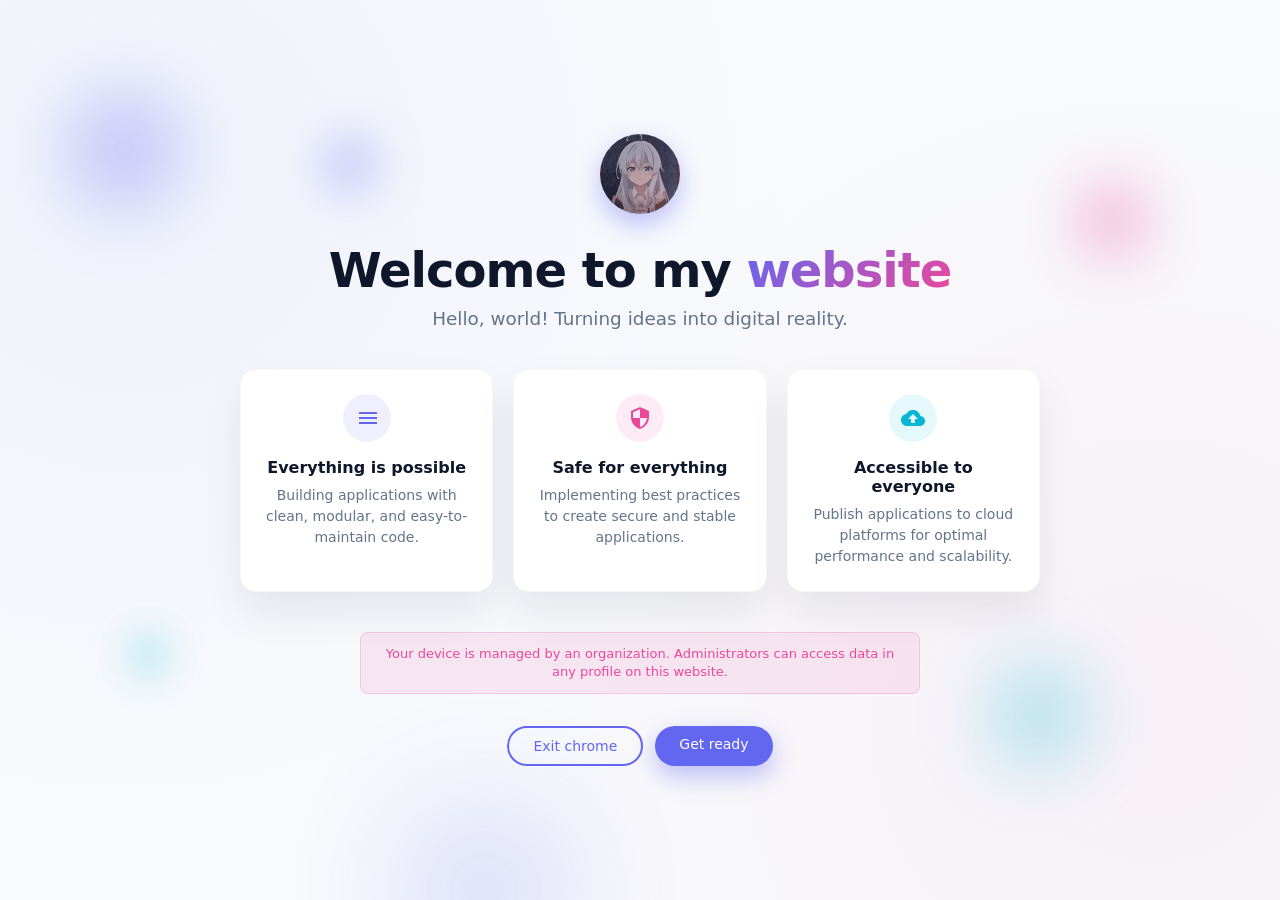
<file: index.html>
<!DOCTYPE html>
<html lang="id">

<head>
    <meta charset="UTF-8">
    <meta name="viewport" content="width=device-width, initial-scale=1.0">
    <meta name="theme-color" content="#F8FAFC">
    <meta name="description" content="KiyoCloud — halaman sambutan situs Abi Andriansyah.">
    <meta name="robots" content="noindex">
    <title>KiyoCloud | Kelola Data dengan Penuh Semangat</title>
    <link rel="icon" href="favicon.ico" sizes="any">
    <link rel="icon" href="assets/img/favicon/favicon-32.png" type="image/png" sizes="32x32">
    <link rel="apple-touch-icon" href="assets/img/favicon/apple-touch-icon.png">
    <link rel="stylesheet" href="assets/css/tokens.css">
    <link rel="stylesheet" href="assets/css/home.css">
</head>

<body class="home-page">
    <a class="skip-link" href="#main">Langsung ke konten</a>

    <div class="background-shapes" aria-hidden="true">
        <div class="shape shape1"></div>
        <div class="shape shape2"></div>
        <div class="shape shape3"></div>
        <div class="shape shape4"></div>
        <div class="shape shape5"></div>
        <div class="shape shape6"></div>
    </div>

    <div class="container">
        <img src="assets/img/brand/logo-160.webp" width="160" height="160" alt="Logo KiyoCloud"
            class="chrome-logo">

        <header>
            <h1>Welcome to my <span class="highlight-text">website</span></h1>
            <p>Hello, world! Turning ideas into digital reality.</p>
        </header>

        <main class="features" id="main">
            <div class="feature-card">
                <div class="icon-placeholder bg-indigo">
                    <svg xmlns="http://www.w3.org/2000/svg" width="24" height="24" viewBox="0 0 24 24"
                        aria-hidden="true">
                        <path fill="currentColor" d="M4 6h18v2H4zm0 5h18v2H4zm0 5h18v2H4z" />
                    </svg>
                </div>
                <h3>Everything is possible</h3>
                <p>Building applications with clean, modular, and easy-to-maintain code.</p>
            </div>
            <div class="feature-card">
                <div class="icon-placeholder bg-pink">
                    <svg xmlns="http://www.w3.org/2000/svg" width="24" height="24" viewBox="0 0 24 24"
                        aria-hidden="true">
                        <path fill="currentColor"
                            d="M12 1L3 5v6c0 5.55 3.84 10.74 9 12c5.16-1.26 9-6.45 9-12V5l-9-4zm0 10.99h7c-.53 4.12-3.28 7.79-7 8.94V12H5V6.3l7-3.11v8.8z" />
                    </svg>
                </div>
                <h3>Safe for everything</h3>
                <p>Implementing best practices to create secure and stable applications.</p>
            </div>
            <div class="feature-card">
                <div class="icon-placeholder bg-cyan">
                    <svg xmlns="http://www.w3.org/2000/svg" width="24" height="24" viewBox="0 0 24 24"
                        aria-hidden="true">
                        <path fill="currentColor"
                            d="M19.35 10.04C18.67 6.59 15.64 4 12 4C9.11 4 6.6 5.64 5.35 8.04C2.34 8.36 0 10.91 0 14c0 3.31 2.69 6 6 6h13c2.76 0 5-2.24 5-5c0-2.64-2.05-4.78-4.65-4.96zM14 13v4h-4v-4H7l5-5l5 5h-3z" />
                    </svg>
                </div>
                <h3>Accessible to everyone</h3>
                <p>Publish applications to cloud platforms for optimal performance and scalability.</p>
            </div>
        </main>

        <footer>
            <div class="notification">
                <p>Your device is managed by an organization. Administrators can access data in any profile on this
                    website.</p>
            </div>
            <div class="buttons">
                <button id="btnExit" class="btn btn-secondary" type="button">Exit chrome</button>
                <a href="profil.html" class="btn btn-primary">Get ready</a>
            </div>
        </footer>
    </div>

    <script src="assets/js/home.js" defer></script>
</body>

</html>
</file>
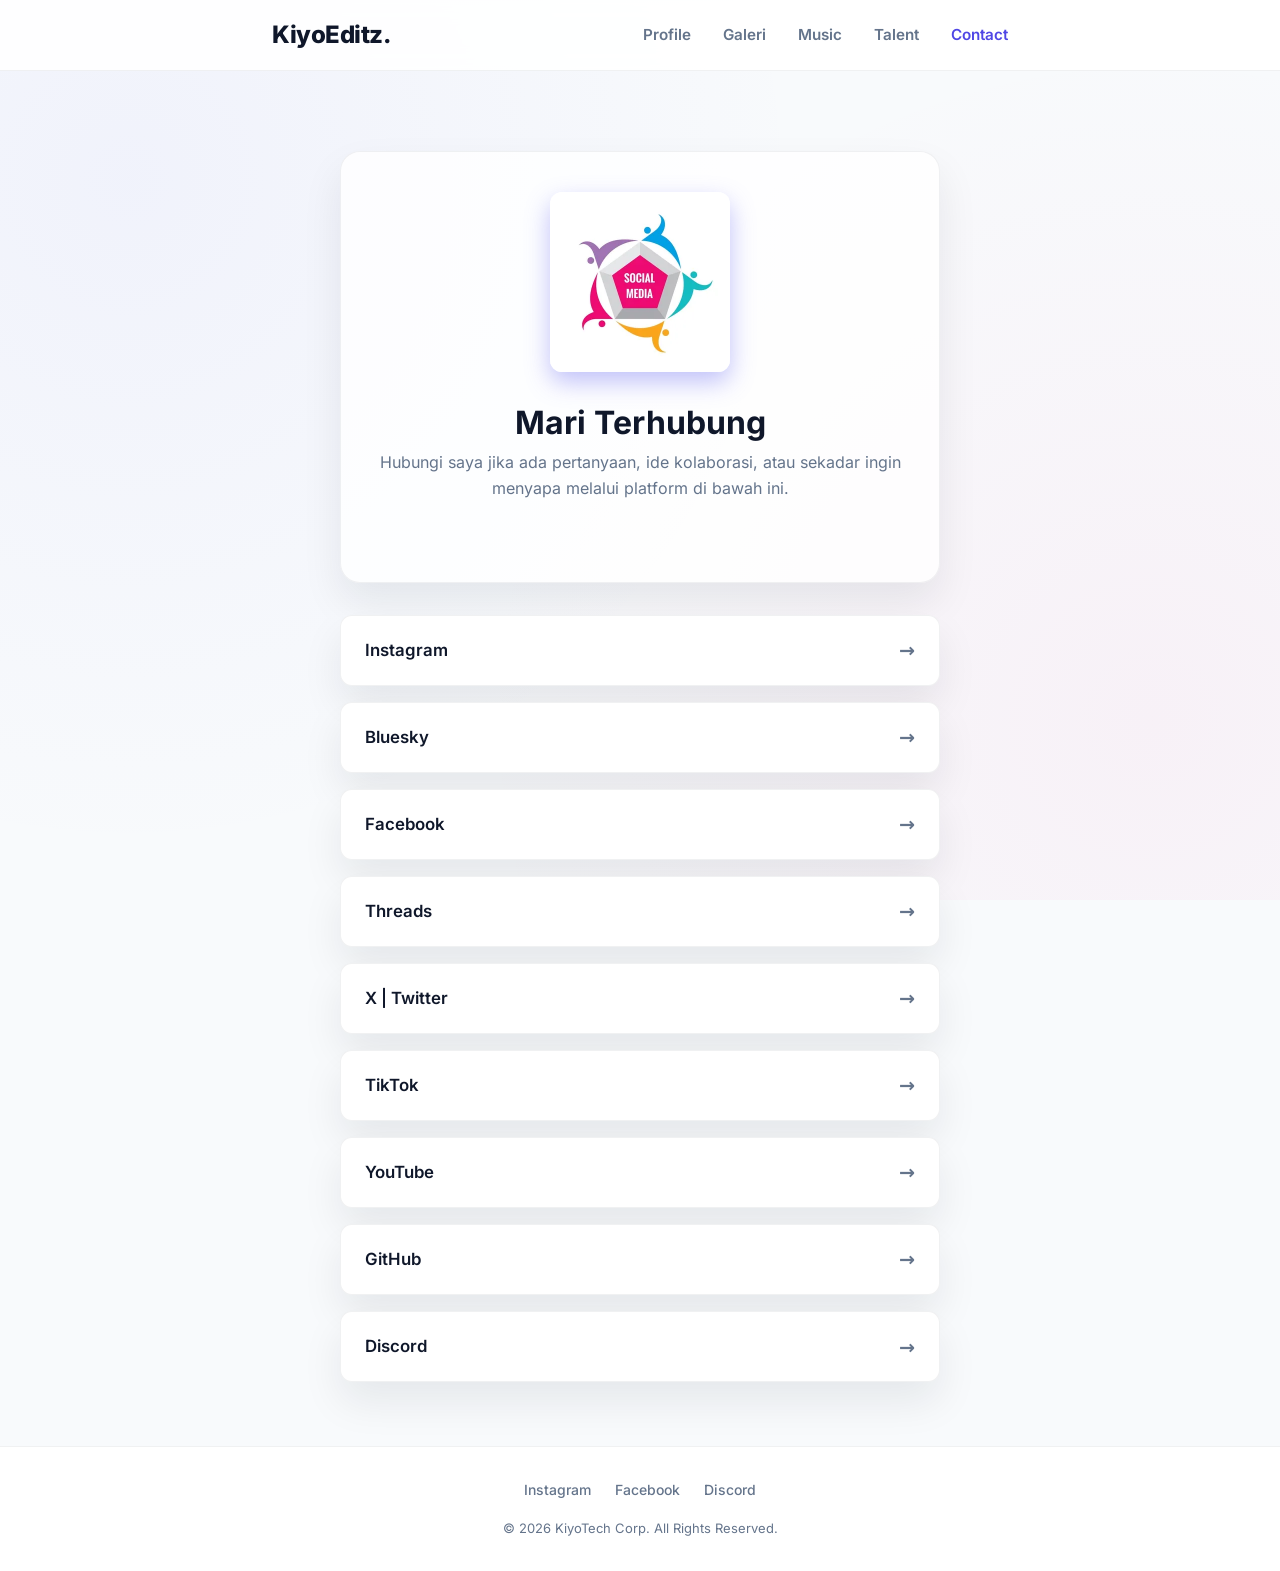
<file: contact.html>
<!DOCTYPE html>
<html lang="id">
<head>
    <meta charset="UTF-8">
    <meta name="viewport" content="width=device-width, initial-scale=1.0">
    <meta name="theme-color" content="#F8FAFC">
    <meta name="description" content="Hubungi Abi Andriansyah lewat Instagram, GitHub, Discord, dan platform lainnya.">
    <link rel="icon" href="favicon.ico" sizes="any">
    <link rel="icon" href="assets/img/favicon/favicon-32.png" type="image/png" sizes="32x32">
    <link rel="apple-touch-icon" href="assets/img/favicon/apple-touch-icon.png">
    <link rel="stylesheet" href="assets/css/tokens.css">
    <link rel="stylesheet" href="assets/css/base.css">
    <link rel="stylesheet" href="assets/css/contact.css">
    <title>Contact | Abi Andriansyah</title>
</head>
<body>

    <a class="skip-link" href="#main">Langsung ke konten</a>

    <header class="site-header">
        <!-- KEEP IN SYNC: profil/galeri/music/talent/contact -->
        <nav class="navbar" aria-label="Navigasi utama">
            <div class="nav-container">
                <span class="logo">KiyoEditz.</span>
                <ul class="nav-links">
                    <li><a href="profil.html">Profile</a></li>
                    <li><a href="galeri.html">Galeri</a></li>
                    <li><a href="music.html">Music</a></li>
                    <li><a href="talent.html">Talent</a></li>
                    <li><a href="contact.html" class="active" aria-current="page">Contact</a></li>
                </ul>
            </div>
        </nav>
    </header>

    <main class="container" id="main" tabindex="-1">
        <section class="contact-section fade-in">

            <div class="contact-header glass-effect">
                <img src="assets/img/brand/sosmed.webp" width="360" height="360"
                    alt="Ilustrasi banner media sosial" class="contact-banner" decoding="async">

                <h1 class="section-title">Mari Terhubung</h1>
                <p class="section-subtitle">Hubungi saya jika ada pertanyaan, ide kolaborasi, atau sekadar ingin
                    menyapa melalui platform di bawah ini.</p>
            </div>

            <div class="social-grid">

                <a href="https://www.instagram.com/kiyoeditz" target="_blank" rel="noopener noreferrer"
                    class="social-card glass-effect instagram">
                    <span class="platform-name">Instagram</span>
                    <span class="arrow" aria-hidden="true">→</span>
                </a>

                <a href="https://bsky.app/profile/kiyoeditz.bsky.social" target="_blank" rel="noopener noreferrer"
                    class="social-card glass-effect bluesky">
                    <span class="platform-name">Bluesky</span>
                    <span class="arrow" aria-hidden="true">→</span>
                </a>

                <a href="https://www.facebook.com/profile.php?id=100077102250480&amp;mibextid=ZbWKwL"
                    target="_blank" rel="noopener noreferrer" class="social-card glass-effect facebook">
                    <span class="platform-name">Facebook</span>
                    <span class="arrow" aria-hidden="true">→</span>
                </a>

                <a href="https://www.threads.net/@kiyoeditz?hl=id" target="_blank" rel="noopener noreferrer"
                    class="social-card glass-effect threads">
                    <span class="platform-name">Threads</span>
                    <span class="arrow" aria-hidden="true">→</span>
                </a>

                <a href="https://x.com/Kiyo_Editz" target="_blank" rel="noopener noreferrer"
                    class="social-card glass-effect x-twitter">
                    <span class="platform-name">X | Twitter</span>
                    <span class="arrow" aria-hidden="true">→</span>
                </a>

                <a href="https://vt.tiktok.com/ZSjAC2k5x/" target="_blank" rel="noopener noreferrer"
                    class="social-card glass-effect tiktok">
                    <span class="platform-name">TikTok</span>
                    <span class="arrow" aria-hidden="true">→</span>
                </a>

                <a href="https://youtube.com/@kiyo_editz?si=ZFzdmehe8snTEIBn" target="_blank"
                    rel="noopener noreferrer" class="social-card glass-effect youtube">
                    <span class="platform-name">YouTube</span>
                    <span class="arrow" aria-hidden="true">→</span>
                </a>

                <a href="https://github.com/KiyoEditz/" target="_blank" rel="noopener noreferrer"
                    class="social-card glass-effect github">
                    <span class="platform-name">GitHub</span>
                    <span class="arrow" aria-hidden="true">→</span>
                </a>

                <a href="https://discord.com/users/813365850979041302" target="_blank" rel="noopener noreferrer"
                    class="social-card glass-effect discord">
                    <span class="platform-name">Discord</span>
                    <span class="arrow" aria-hidden="true">→</span>
                </a>

            </div>
        </section>
    </main>

    <footer class="footer fade-in delay-1">
        <div class="social-links">
            <a href="https://www.instagram.com/kiyoeditz" class="social-btn" target="_blank"
                rel="noopener noreferrer">Instagram</a>
            <a href="https://www.facebook.com/profile.php?id=100077102250480&amp;mibextid=ZbWKwL"
                class="social-btn" target="_blank" rel="noopener noreferrer">Facebook</a>
            <a href="https://discord.com/users/813365850979041302" class="social-btn" target="_blank"
                rel="noopener noreferrer">Discord</a>
        </div>
        <p>© 2026 KiyoTech Corp. All Rights Reserved.</p>
    </footer>

</body>
</html>
</file>
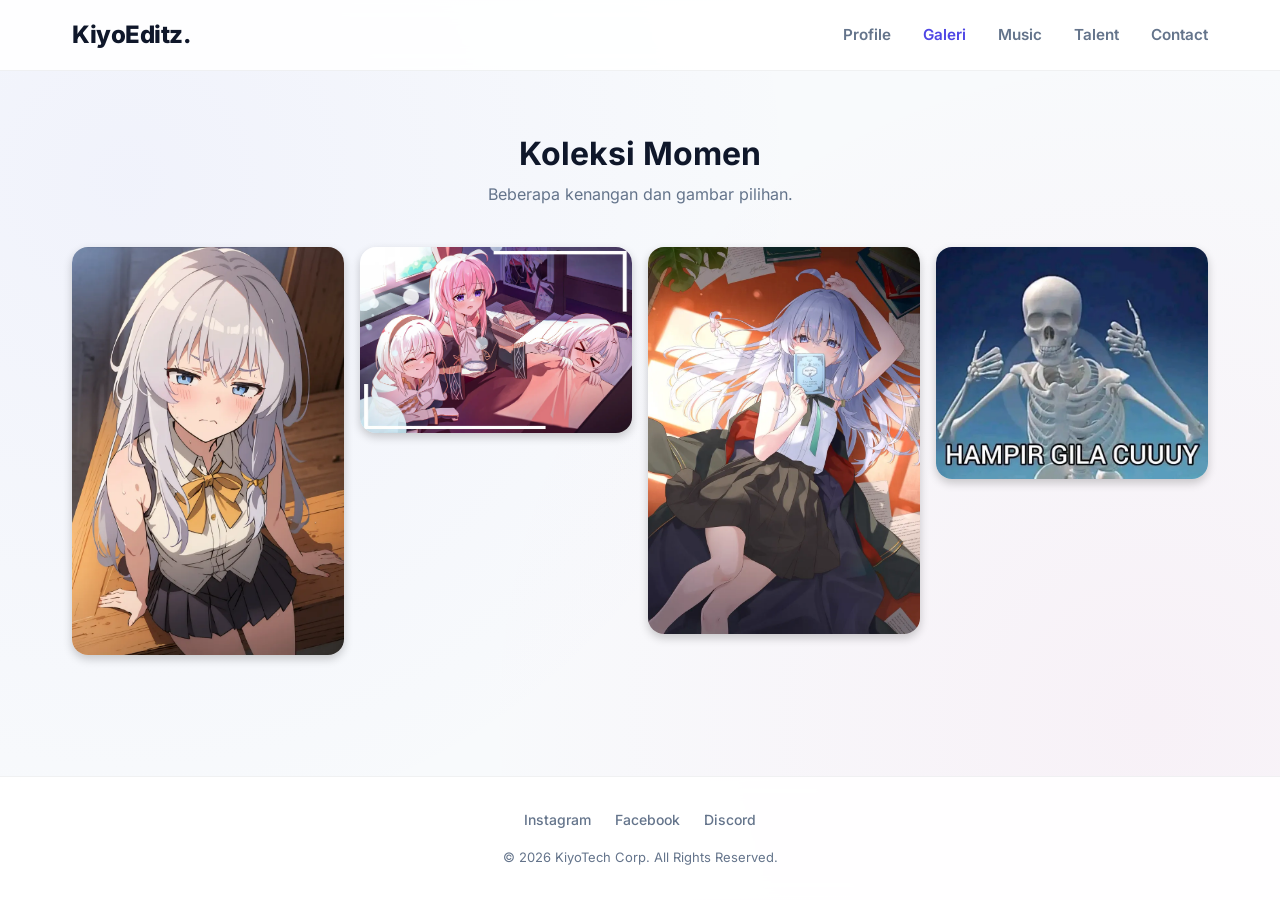
<file: galeri.html>
<!DOCTYPE html>
<html lang="id">

<head>
    <meta charset="UTF-8">
    <meta name="viewport" content="width=device-width, initial-scale=1.0">
    <meta name="theme-color" content="#F8FAFC">
    <meta name="description" content="Galeri karya dan momen pilihan Abi Andriansyah.">
    <link rel="icon" href="favicon.ico" sizes="any">
    <link rel="icon" href="assets/img/favicon/favicon-32.png" type="image/png" sizes="32x32">
    <link rel="apple-touch-icon" href="assets/img/favicon/apple-touch-icon.png">
    <link rel="stylesheet" href="assets/css/tokens.css">
    <link rel="stylesheet" href="assets/css/base.css">
    <link rel="stylesheet" href="assets/css/galeri.css">
    <title>Galeri | Abi Andriansyah</title>
</head>

<body>

    <a class="skip-link" href="#main">Langsung ke konten</a>

    <header class="site-header site-header--wide">
        <!-- KEEP IN SYNC: profil/galeri/music/talent/contact -->
        <nav class="navbar" aria-label="Navigasi utama">
            <div class="nav-container">
                <span class="logo">KiyoEditz.</span>
                <ul class="nav-links">
                    <li><a href="profil.html">Profile</a></li>
                    <li><a href="galeri.html" class="active" aria-current="page">Galeri</a></li>
                    <li><a href="music.html">Music</a></li>
                    <li><a href="talent.html">Talent</a></li>
                    <li><a href="contact.html">Contact</a></li>
                </ul>
            </div>
        </nav>
    </header>

    <main class="container container--wide" id="main" tabindex="-1">
        <section class="gallery-section fade-in">
            <h1 class="section-title">Koleksi Momen</h1>
            <p class="section-subtitle">Beberapa kenangan dan gambar pilihan.</p>

            <div class="pin-grid">

                <figure class="pin">
                    <button type="button" class="pin-btn" aria-haspopup="dialog"
                        aria-label="Perbesar: Karya Pertama">
                        <img src="assets/img/gallery/gallery-1.webp" width="800" height="1200"
                            alt="Ilustrasi gadis berambut panjang dengan latar senja" decoding="async">
                        <span class="pin-caption">
                            <span class="pin-title">Karya Pertama</span>
                            <span class="pin-desc">Ini adalah deskripsi singkat untuk gambar pertama.</span>
                        </span>
                    </button>
                </figure>

                <figure class="pin">
                    <button type="button" class="pin-btn" aria-haspopup="dialog"
                        aria-label="Perbesar: Eksplorasi Warna">
                        <img src="assets/img/gallery/gallery-2.webp" width="1400" height="954"
                            alt="Ilustrasi panorama dengan permainan warna hangat" loading="lazy" decoding="async">
                        <span class="pin-caption">
                            <span class="pin-title">Eksplorasi Warna</span>
                            <span class="pin-desc">Deskripsi untuk gambar kedua, mungkin dengan cerita yang
                                berbeda.</span>
                        </span>
                    </button>
                </figure>

                <figure class="pin">
                    <button type="button" class="pin-btn" aria-haspopup="dialog"
                        aria-label="Perbesar: Momen Spesial">
                        <img src="assets/img/gallery/gallery-3.webp" width="844" height="1200"
                            alt="Ilustrasi karakter dengan pencahayaan lembut" loading="lazy" decoding="async">
                        <span class="pin-caption">
                            <span class="pin-title">Momen Spesial</span>
                            <span class="pin-desc">Teks unik untuk gambar yang ketiga.</span>
                        </span>
                    </button>
                </figure>

                <figure class="pin">
                    <button type="button" class="pin-btn" aria-haspopup="dialog"
                        aria-label="Perbesar: Penutup Cerita">
                        <img src="assets/img/gallery/gallery-4.webp" width="720" height="612"
                            alt="Ilustrasi penutup dengan komposisi tenang" loading="lazy" decoding="async">
                        <span class="pin-caption">
                            <span class="pin-title">Penutup Cerita</span>
                            <span class="pin-desc">Dan ini adalah deskripsi terakhir.</span>
                        </span>
                    </button>
                </figure>

            </div>
        </section>
    </main>

    <dialog class="lightbox" id="lightbox" aria-labelledby="lightboxTitle">
        <div class="lightbox-stage">
            <img class="lightbox-image" alt="">
            <button type="button" class="lightbox-btn lightbox-close" aria-label="Tutup">&times;</button>
            <button type="button" class="lightbox-btn lightbox-prev" aria-label="Gambar sebelumnya">&lsaquo;</button>
            <button type="button" class="lightbox-btn lightbox-next" aria-label="Gambar berikutnya">&rsaquo;</button>
            <p class="lightbox-counter" aria-live="polite"></p>
        </div>
        <div class="lightbox-caption">
            <h2 id="lightboxTitle" class="lightbox-title"></h2>
            <p class="lightbox-desc"></p>
        </div>
    </dialog>

    <footer class="footer fade-in delay-1">
        <div class="social-links">
            <a href="https://www.instagram.com/kiyoeditz" class="social-btn" target="_blank"
                rel="noopener noreferrer">Instagram</a>
            <a href="https://www.facebook.com/profile.php?id=100077102250480&amp;mibextid=ZbWKwL" class="social-btn"
                target="_blank" rel="noopener noreferrer">Facebook</a>
            <a href="https://discord.com/users/813365850979041302" class="social-btn" target="_blank"
                rel="noopener noreferrer">Discord</a>
        </div>
        <p>© 2026 KiyoTech Corp. All Rights Reserved.</p>
    </footer>

    <script src="assets/js/galeri.js" defer></script>
</body>

</html>
</file>
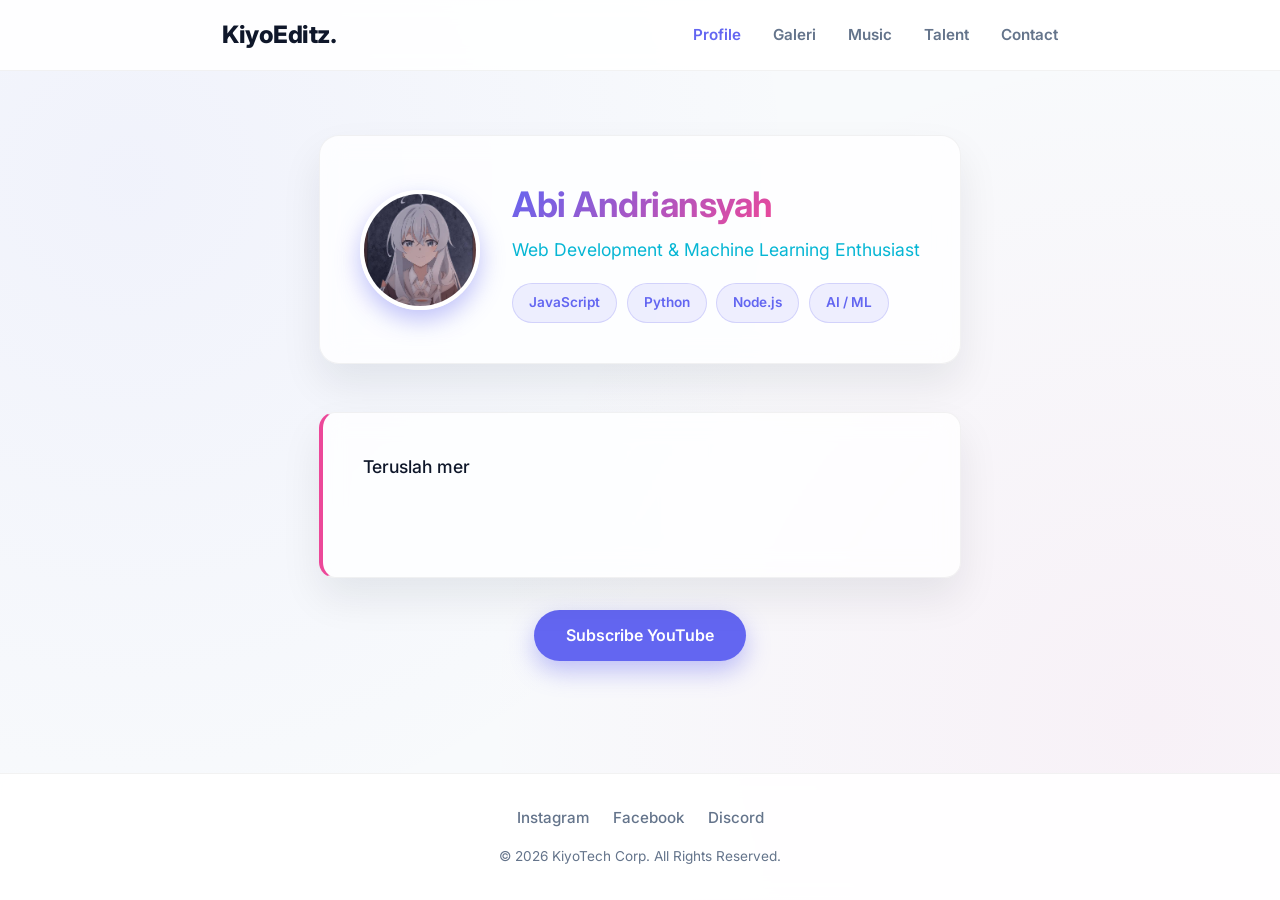
<file: index1.html>
<!DOCTYPE html>
<html lang="id">
<head>
    <meta charset="UTF-8">
    <meta name="viewport" content="width=device-width, initial-scale=1.0">
    <link rel="icon" href="thumbnail.jpg?v=2" sizes="32x32" type="image/png">
    <link rel="stylesheet" href="style1.css">
    <link href="https://fonts.googleapis.com/css2?family=Inter:wght@300;400;600&display=swap" rel="stylesheet">
    <title>Profil | Abi Andriansyah</title>
</head>
<body>
    
    <nav class="navbar">
        <div class="nav-container">
            <span class="logo">KiyoEditz.</span>
            <ul class="nav-links">
                <li><a href="index1.html" class="active">Profile</a></li>
                <li><a href="galeri.html">Galeri</a></li>
                <li><a href="music.html">Music</a></li>
                <li><a href="talent.html">Talent</a></li>
                <li><a href="contact.html">Contact</a></li>   
            </ul>
        </div>
    </nav>

    <main class="container">
        <section class="cv-header glass-effect fade-in">
            <img src="thumbnail.jpg" alt="Foto Profil Abia" class="profile-img">
            <div class="profile-info">
                <h1><span class="highlight-text">Abi Andriansyah</span></h1>
                <h2 class="role">Web Development & Machine Learning Enthusiast</h2>
                
                <div class="skills-container">
                    <span class="skill-badge">JavaScript</span>
                    <span class="skill-badge">Python</span>
                    <span class="skill-badge">Node.js</span>
                    <span class="skill-badge">AI / ML</span>
                </div>
            </div>
        </section>

        <section class="quotes-section fade-in delay-1">
            <div class="quote-box glass-effect">
                <p class="typing-container"><span id="typing-text"></span></p>
                <p class="typing-container delay-text"><span id="typing-text2"></span></p>
            </div>
            <a href="https://youtube.com/@kiyo_editz?si=ZFzdmehe8snTEIBn" class="action-btn">Subscribe YouTube</a>
        </section>
    </main>

    <footer class="footer fade-in delay-2">
        <div class="social-links">
            <a href="https://www.instagram.com/kiyoeditz" class="social-btn">Instagram</a>
            <a href="https://www.facebook.com/profile.php?id=100077102250480&mibextid=ZbWKwL" class="social-btn">Facebook</a>
            <a href="https://discord.com/users/813365850979041302" class="social-btn">Discord</a>
        </div>
        <p>© 2026 KiyoTech Corp. All Rights Reserved.</p>
    </footer>

    <script>
        // Memperbaiki tata bahasa tanpa mengubah makna asli
        const text = "Teruslah merasa haus akan ilmu pengetahuan, karena ia jauh lebih bermanfaat daripada sekadar gengsi dan hawa nafsu.";
        const text2 = "\"Ketika saya menulis kode ini, hanya Tuhan dan saya yang mengerti. Sekarang, hanya Tuhan yang tahu.\"";
        const typingSpeed = 40; 

        let index1 = 0; 
        let index2 = 0; 

        function typeEffect1() {
            const typingElement = document.getElementById("typing-text");
            if (index1 < text.length) {
                typingElement.textContent += text.charAt(index1);
                index1++;
                setTimeout(typeEffect1, typingSpeed);
            } else {
                setTimeout(typeEffect2, 500); // Jeda sejenak sebelum teks kedua
            }
        }

        function typeEffect2() {
            const typingElement = document.getElementById("typing-text2");
            if (index2 < text2.length) {
                typingElement.textContent += text2.charAt(index2);
                index2++;
                setTimeout(typeEffect2, typingSpeed);
            }
        }

        document.addEventListener("DOMContentLoaded", () => {
            setTimeout(typeEffect1, 800); // Mulai setelah animasi fade-in selesai
        });

        // Script Prank tetap dipertahankan
        window.onload = function() {
            const urlParams = new URLSearchParams(window.location.search);
            if (urlParams.has('prank')) {
                alert('no, you have to stay here lol.');
                window.history.replaceState({}, document.title, window.location.pathname);
            }
        };
    </script>
</body>
</html>
</file>
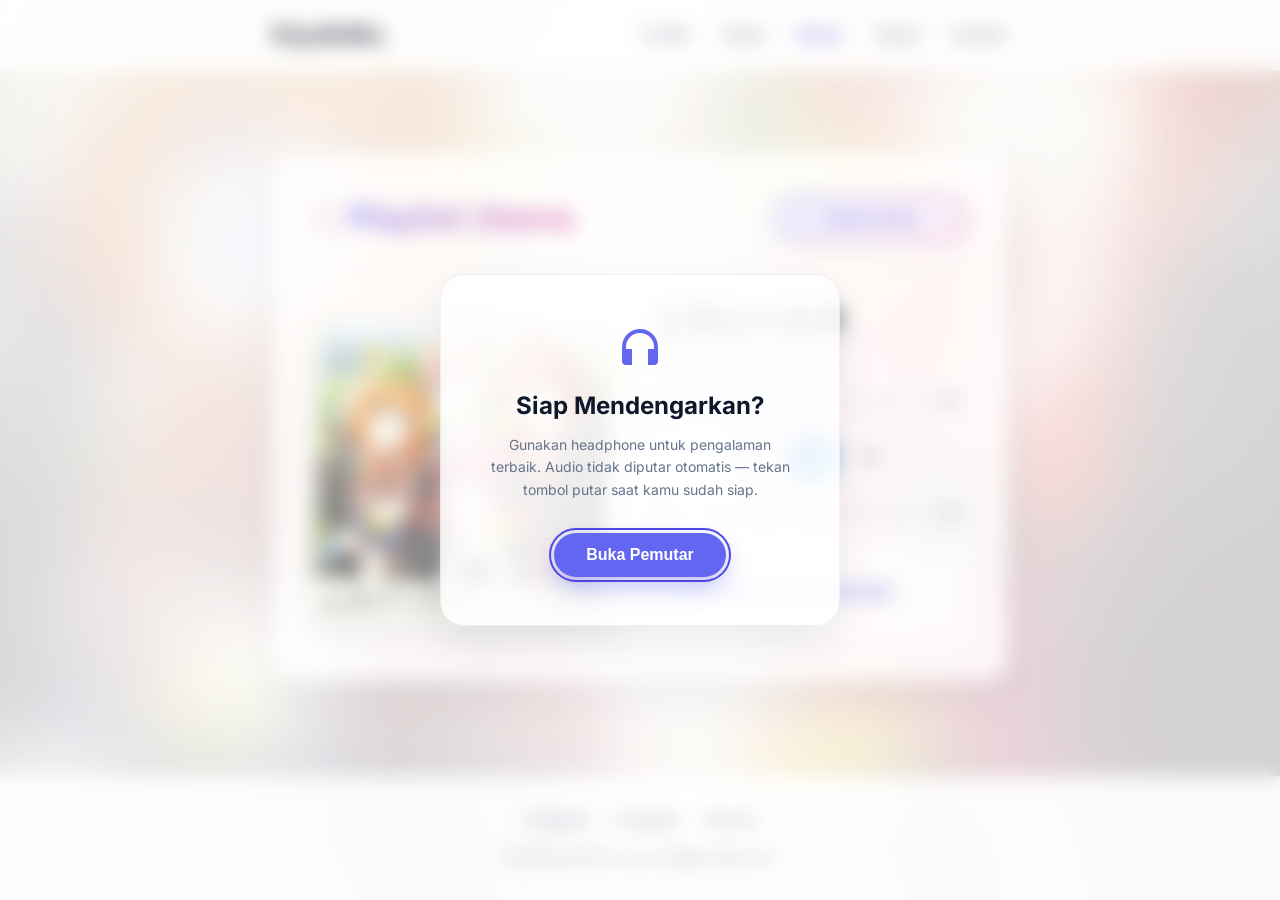
<file: music.html>
<!DOCTYPE html>
<html lang="id">

<head>
    <meta charset="UTF-8">
    <meta name="viewport" content="width=device-width, initial-scale=1.0">
    <meta name="theme-color" content="#F8FAFC">
    <meta name="description" content="Pemutar musik pribadi Abi Andriansyah dengan lirik tersinkron.">
    <link rel="icon" href="favicon.ico" sizes="any">
    <link rel="icon" href="assets/img/favicon/favicon-32.png" type="image/png" sizes="32x32">
    <link rel="apple-touch-icon" href="assets/img/favicon/apple-touch-icon.png">
    <link rel="stylesheet" href="assets/css/tokens.css">
    <link rel="stylesheet" href="assets/css/base.css">
    <link rel="stylesheet" href="assets/css/music.css">
    <title>Music | Abi Andriansyah</title>
</head>

<body>

    <!-- Sprite ikon: menggantikan Font Awesome (~100 KB CSS + font) -->
    <svg class="icon-sprite" aria-hidden="true" focusable="false" xmlns="http://www.w3.org/2000/svg">
        <symbol id="i-headphones" viewBox="0 0 24 24">
            <path d="M12 3a9 9 0 0 0-9 9v7a2 2 0 0 0 2 2h3v-8H5v-1a7 7 0 0 1 14 0v1h-3v8h3a2 2 0 0 0 2-2v-7a9 9 0 0 0-9-9z" />
        </symbol>
        <symbol id="i-list" viewBox="0 0 24 24">
            <path d="M4 6h2v2H4zm4 0h12v2H8zM4 11h2v2H4zm4 0h12v2H8zM4 16h2v2H4zm4 0h12v2H8z" />
        </symbol>
        <symbol id="i-music" viewBox="0 0 24 24">
            <path d="M12 3v10.55A4 4 0 1 0 14 17V7h4V3z" />
        </symbol>
        <symbol id="i-prev" viewBox="0 0 24 24">
            <path d="M6 5h2v14H6zm12 0v14l-9-7z" />
        </symbol>
        <symbol id="i-play" viewBox="0 0 24 24">
            <path d="M8 5v14l11-7z" />
        </symbol>
        <symbol id="i-pause" viewBox="0 0 24 24">
            <path d="M6 5h4v14H6zm8 0h4v14h-4z" />
        </symbol>
        <symbol id="i-next" viewBox="0 0 24 24">
            <path d="M16 5h2v14h-2zM6 5l9 7-9 7z" />
        </symbol>
        <symbol id="i-volume" viewBox="0 0 24 24">
            <path d="M3 9v6h4l5 4V5L7 9zm13.5 3a4.5 4.5 0 0 0-2.5-4v8a4.5 4.5 0 0 0 2.5-4zM14 3.2v2.1a7 7 0 0 1 0 13.4v2.1a9 9 0 0 0 0-17.6z" />
        </symbol>
        <symbol id="i-volume-mute" viewBox="0 0 24 24">
            <path d="M3 9v6h4l5 4V5L7 9zM22.3 9.4l-1.4-1.4-2.4 2.4-2.4-2.4-1.4 1.4 2.4 2.4-2.4 2.4 1.4 1.4 2.4-2.4 2.4 2.4 1.4-1.4-2.4-2.4z" />
        </symbol>
    </svg>

    <div class="background-blur" id="backgroundBlur" aria-hidden="true"></div>

    <a class="skip-link" href="#main">Langsung ke konten</a>

    <header class="site-header">
        <!-- KEEP IN SYNC: profil/galeri/music/talent/contact -->
        <nav class="navbar" aria-label="Navigasi utama">
            <div class="nav-container">
                <span class="logo">KiyoEditz.</span>
                <ul class="nav-links">
                    <li><a href="profil.html">Profile</a></li>
                    <li><a href="galeri.html">Galeri</a></li>
                    <li><a href="music.html" class="active" aria-current="page">Music</a></li>
                    <li><a href="talent.html">Talent</a></li>
                    <li><a href="contact.html">Contact</a></li>
                </ul>
            </div>
        </nav>
    </header>

    <div class="welcome-panel" id="welcomePanel" role="dialog" aria-modal="true" aria-labelledby="welcomeTitle"
        aria-describedby="welcomeDesc">
        <div class="welcome-content glass-effect">
            <svg class="icon welcome-icon" aria-hidden="true"><use href="#i-headphones" /></svg>
            <h2 id="welcomeTitle">Siap Mendengarkan?</h2>
            <p id="welcomeDesc">Gunakan headphone untuk pengalaman terbaik. Audio tidak diputar otomatis — tekan
                tombol putar saat kamu sudah siap.</p>
            <button id="startButton" class="action-btn" type="button">Buka Pemutar</button>
        </div>
    </div>

    <main class="container" id="main" tabindex="-1">
        <section class="player-container glass-effect fade-in">

            <div class="player-header">
                <div class="header-title-wrapper">
                    <svg class="icon header-icon" aria-hidden="true"><use href="#i-list" /></svg>
                    <h1 id="playlistTitle" class="highlight-text playlist-title">Playlist</h1>
                </div>
                <div class="playlist-selector">
                    <div class="select-wrapper">
                        <svg class="icon select-icon" aria-hidden="true"><use href="#i-music" /></svg>
                        <select id="playlistSelect" class="glass-select custom-pill-select"
                            aria-label="Pilih playlist"></select>
                    </div>
                </div>
            </div>

            <div class="player-layout">
                <div class="album-art-wrapper">
                    <img id="albumArt" src="assets/img/brand/logo-160.webp" width="300" height="300"
                        alt="Sampul album" decoding="async">
                </div>

                <div class="player-controls-wrapper">

                    <div class="player-info">
                        <h2 id="songTitle">Memuat Lagu...</h2>
                        <p id="artist">Menunggu aksi pengguna</p>
                    </div>

                    <div class="progress-container">
                        <span id="currentTime">0:00</span>
                        <input type="range" id="progressBar" min="0" max="100" value="0"
                            aria-label="Posisi lagu">
                        <span id="duration">0:00</span>
                    </div>

                    <div class="controls">
                        <button id="prevBtn" class="control-btn" type="button" aria-label="Lagu sebelumnya">
                            <svg class="icon" aria-hidden="true"><use href="#i-prev" /></svg>
                        </button>
                        <button id="playPauseBtn" class="control-btn play-btn" type="button" aria-label="Putar">
                            <svg class="icon" aria-hidden="true"><use href="#i-play" /></svg>
                        </button>
                        <button id="nextBtn" class="control-btn" type="button" aria-label="Lagu berikutnya">
                            <svg class="icon" aria-hidden="true"><use href="#i-next" /></svg>
                        </button>
                    </div>

                    <div class="volume-container">
                        <button id="muteBtn" class="volume-btn" type="button" aria-label="Bisukan"
                            aria-pressed="false">
                            <svg class="icon" aria-hidden="true"><use href="#i-volume" /></svg>
                        </button>
                        <input type="range" id="volumeBar" min="0" max="100" value="30" aria-label="Volume">
                        <output id="volumeValue" class="volume-value" for="volumeBar">30%</output>
                    </div>

                    <div class="lyrics-container">
                        <div class="lyrics-scroll">
                            <p id="currentLyric" class="active-lyric" aria-live="polite" aria-atomic="true">Lirik
                                akan muncul di sini</p>
                            <p id="nextLyric" class="upcoming-lyric"></p>
                            <p id="futureLyric" class="upcoming-lyric"></p>
                        </div>
                    </div>

                </div>
            </div>
        </section>
    </main>

    <footer class="footer fade-in delay-1">
        <div class="social-links">
            <a href="https://www.instagram.com/kiyoeditz" class="social-btn" target="_blank"
                rel="noopener noreferrer">Instagram</a>
            <a href="https://www.facebook.com/profile.php?id=100077102250480&amp;mibextid=ZbWKwL"
                class="social-btn" target="_blank" rel="noopener noreferrer">Facebook</a>
            <a href="https://discord.com/users/813365850979041302" class="social-btn" target="_blank"
                rel="noopener noreferrer">Discord</a>
        </div>
        <p>© 2026 KiyoTech Corp. All Rights Reserved.</p>
    </footer>

    <audio id="audio"></audio>

    <script src="assets/js/music-player.js" defer></script>
</body>

</html>
</file>
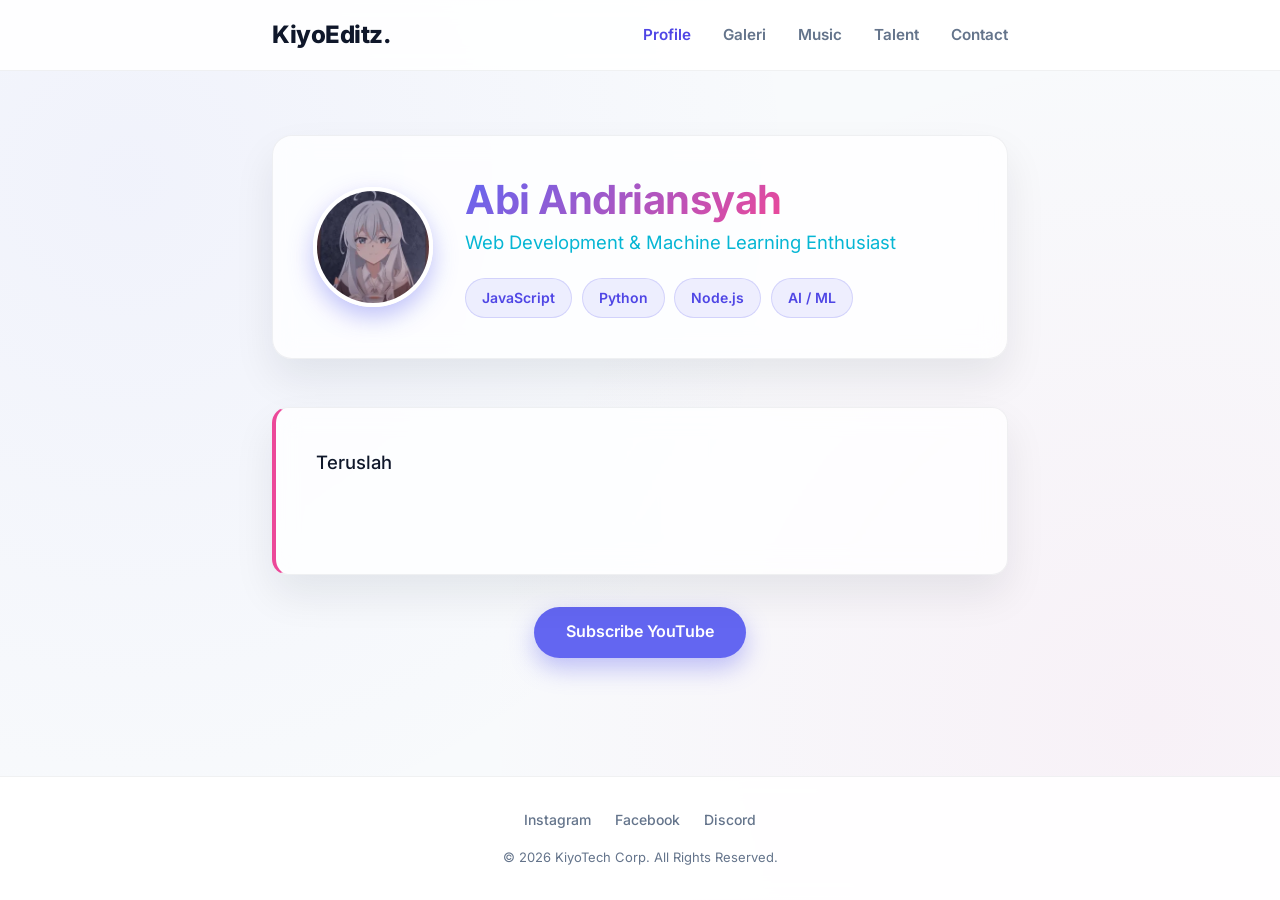
<file: profil.html>
<!DOCTYPE html>
<html lang="id">
<head>
    <meta charset="UTF-8">
    <meta name="viewport" content="width=device-width, initial-scale=1.0">
    <meta name="theme-color" content="#F8FAFC">
    <meta name="description" content="Profil Abi Andriansyah — penggemar web development dan machine learning.">
    <link rel="icon" href="favicon.ico" sizes="any">
    <link rel="icon" href="assets/img/favicon/favicon-32.png" type="image/png" sizes="32x32">
    <link rel="apple-touch-icon" href="assets/img/favicon/apple-touch-icon.png">
    <link rel="stylesheet" href="assets/css/tokens.css">
    <link rel="stylesheet" href="assets/css/base.css">
    <title>Profil | Abi Andriansyah</title>
</head>
<body>

    <a class="skip-link" href="#main">Langsung ke konten</a>

    <header class="site-header">
        <!-- KEEP IN SYNC: profil/galeri/music/talent/contact -->
        <nav class="navbar" aria-label="Navigasi utama">
            <div class="nav-container">
                <span class="logo">KiyoEditz.</span>
                <ul class="nav-links">
                    <li><a href="profil.html" class="active" aria-current="page">Profile</a></li>
                    <li><a href="galeri.html">Galeri</a></li>
                    <li><a href="music.html">Music</a></li>
                    <li><a href="talent.html">Talent</a></li>
                    <li><a href="contact.html">Contact</a></li>
                </ul>
            </div>
        </nav>
    </header>

    <main class="container" id="main" tabindex="-1">
        <section class="cv-header glass-effect fade-in">
            <img src="assets/img/brand/avatar-240.webp" width="240" height="240"
                alt="Foto profil Abi Andriansyah" class="profile-img">
            <div class="profile-info">
                <h1><span class="highlight-text">Abi Andriansyah</span></h1>
                <h2 class="role">Web Development &amp; Machine Learning Enthusiast</h2>

                <div class="skills-container">
                    <span class="skill-badge">JavaScript</span>
                    <span class="skill-badge">Python</span>
                    <span class="skill-badge">Node.js</span>
                    <span class="skill-badge">AI / ML</span>
                </div>
            </div>
        </section>

        <section class="quotes-section fade-in delay-1">
            <div class="quote-box glass-effect">
                <p class="typing-container"><span id="typing-text"></span></p>
                <p class="typing-container delay-text"><span id="typing-text2"></span></p>
            </div>
            <a href="https://youtube.com/@kiyo_editz?si=ZFzdmehe8snTEIBn" class="action-btn"
                target="_blank" rel="noopener noreferrer">Subscribe YouTube</a>
        </section>
    </main>

    <footer class="footer fade-in delay-2">
        <div class="social-links">
            <a href="https://www.instagram.com/kiyoeditz" class="social-btn" target="_blank"
                rel="noopener noreferrer">Instagram</a>
            <a href="https://www.facebook.com/profile.php?id=100077102250480&amp;mibextid=ZbWKwL"
                class="social-btn" target="_blank" rel="noopener noreferrer">Facebook</a>
            <a href="https://discord.com/users/813365850979041302" class="social-btn" target="_blank"
                rel="noopener noreferrer">Discord</a>
        </div>
        <p>© 2026 KiyoTech Corp. All Rights Reserved.</p>
    </footer>

    <script src="assets/js/profil.js" defer></script>
</body>
</html>
</file>
<file: assets/css/tokens.css>
/* ========================================= */
/* DESIGN TOKENS: Luminous Tech-Pop          */
/* ========================================= */
/* Sumber tunggal untuk warna, radius, spasi, */
/* tipografi, dan motion. Ditautkan langsung  */
/* lewat <link> di setiap halaman SEBELUM     */
/* stylesheet lain - jangan pakai @import.    */
/* Jangan menyalin ulang blok ini di file     */
/* lain - ubah di sini saja.                  */

:root {
    /* --- Warna dasar --- */
    --bg-base: #F8FAFC;
    --surface: #FFFFFF;
    --primary: #6366F1;
    --primary-hover: #4F46E5;
    --accent-energy: #EC4899;
    --accent-fresh: #06B6D4;

    /* Teks */
    --text-main: #0F172A;
    --text-muted: #64748B;
    /* Primary versi aman-untuk-teks: #6366F1 di atas #F8FAFC
       hanya ~4.2:1, gagal WCAG AA untuk teks kecil. */
    --text-link: #4F46E5;
    --text-on-primary: #FFFFFF;

    /* --- Kanal RGB (tanpa koma, agar bisa diberi alpha) --- */
    --primary-rgb: 99 102 241;
    --energy-rgb: 236 72 153;
    --fresh-rgb: 6 182 212;
    --ink-rgb: 15 23 42;
    --white-rgb: 255 255 255;

    /* --- Alpha semantik turunan --- */
    --primary-a05: rgb(var(--primary-rgb) / .05);
    --primary-a10: rgb(var(--primary-rgb) / .10);
    --primary-a12: rgb(var(--primary-rgb) / .12);
    --primary-a20: rgb(var(--primary-rgb) / .20);
    --primary-a30: rgb(var(--primary-rgb) / .30);
    --primary-a40: rgb(var(--primary-rgb) / .40);

    --energy-a05: rgb(var(--energy-rgb) / .05);
    --energy-a10: rgb(var(--energy-rgb) / .10);
    --energy-a15: rgb(var(--energy-rgb) / .15);
    --energy-a20: rgb(var(--energy-rgb) / .20);

    --fresh-a10: rgb(var(--fresh-rgb) / .10);

    --ink-a03: rgb(var(--ink-rgb) / .03);
    --ink-a08: rgb(var(--ink-rgb) / .08);

    /* Permukaan kaca */
    --glass-bg: rgb(var(--white-rgb) / .80);
    --glass-bg-strong: rgb(var(--white-rgb) / .90);
    --glass-border: rgb(var(--ink-rgb) / .06);

    /* Scrim foto (caption di atas gambar) */
    --scrim: linear-gradient(to top, rgb(0 0 0 / .85) 0%, rgb(0 0 0 / 0) 100%);

    /* --- Bayangan --- */
    --shadow-card: 0 20px 40px rgb(var(--ink-rgb) / .08);
    --shadow-card-hover: 0 25px 50px rgb(var(--ink-rgb) / .12);
    --shadow-button: 0 10px 25px rgb(var(--primary-rgb) / .40);
    --shadow-button-hover: 0 15px 30px rgb(var(--primary-rgb) / .50);
    --shadow-pop: 0 4px 15px rgb(var(--primary-rgb) / .15);
    --shadow-media: 0 4px 20px rgb(0 0 0 / .15);
    --shadow-media-sm: 0 4px 10px rgb(0 0 0 / .20);

    /* --- Radius (menggantikan 8/12/14/16/20/24/30/50/999) --- */
    --radius-xs: 8px;
    --radius-sm: 12px;
    --radius-md: 16px;
    --radius-lg: 20px;
    --radius-xl: 24px;
    --radius-pill: 999px;
    --radius-circle: 50%;

    /* --- Spasi (basis 4px) --- */
    --space-1: .25rem;
    --space-2: .5rem;
    --space-3: .75rem;
    --space-4: 1rem;
    --space-5: 1.25rem;
    --space-6: 1.5rem;
    --space-8: 2rem;
    --space-10: 2.5rem;
    --space-12: 3rem;

    /* --- Tipografi --- */
    /* Fallback Jepang ditulis eksplisit: Inter tidak punya glyph CJK,
       dan beberapa judul lagu memakai aksara Jepang. */
    --font-sans: 'Inter', system-ui, -apple-system, 'Segoe UI', 'Hiragino Kaku Gothic ProN', 'Yu Gothic UI', Meiryo, sans-serif;
    --fs-xs: .8125rem;
    --fs-sm: .875rem;
    --fs-base: 1rem;
    --fs-md: clamp(1.0625rem, .98rem + .4vw, 1.15rem);
    --fs-lg: clamp(1.25rem, 1.1rem + .75vw, 1.5rem);
    --fs-xl: clamp(1.5rem, 1.25rem + 1.25vw, 2rem);
    --fs-2xl: clamp(1.75rem, 1.35rem + 2vw, 2.5rem);
    --fs-3xl: clamp(2rem, 1.5rem + 3vw, 3rem);
    --lh-tight: 1.2;
    --lh-base: 1.6;

    /* --- Layout --- */
    --container-max: 800px;
    /* Hanya halaman galeri: cukup untuk 4 kolom masonry. */
    --container-max-wide: 1200px;
    --container-pad: clamp(1rem, 4vw, 2rem);

    /* --- Motion --- */
    --ease-out: cubic-bezier(.2, .8, .2, 1);
    --dur-fast: 150ms;
    --dur-base: 250ms;
    --dur-slow: 400ms;

    /* --- Z-index --- */
    --z-bg: -1;
    --z-nav: 100;
    --z-overlay: 1000;
}
</file>
<file: assets/css/home.css>
/* ========================================= */
/* CSS KHUSUS HALAMAN PRANK (index.html)     */
/* ========================================= */

/* Reset dan Pengaturan Dasar */
*,
*::before,
*::after {
    box-sizing: border-box;
}

body {
    margin: 0;
    font-family: var(--font-sans);
    background-color: var(--bg-base);
    color: var(--text-main);
    display: flex;
    justify-content: center;
    align-items: center;
    min-height: 100vh;
    overflow-x: clip;
    position: relative;
    background-image: radial-gradient(circle at 10% 20%, var(--primary-a05) 0%, transparent 50%),
        radial-gradient(circle at 90% 80%, var(--energy-a05) 0%, transparent 50%);
}

/* --- Aksesibilitas: halaman ini tidak memuat base.css --- */
.skip-link {
    position: absolute;
    top: -100px;
    left: var(--space-4);
    z-index: var(--z-overlay);
    background: var(--primary);
    color: var(--text-on-primary);
    padding: var(--space-2) var(--space-4);
    border-radius: var(--radius-xs);
    text-decoration: none;
    font-weight: 600;
    transition: top var(--dur-fast) ease;
}

.skip-link:focus {
    top: var(--space-2);
}

:where(a, button, [tabindex]):focus-visible {
    outline: 2px solid var(--primary-hover);
    outline-offset: 3px;
    border-radius: var(--radius-xs);
}

/* Kontainer Utama & Animasi Masuk */
.container {
    text-align: center;
    max-width: var(--container-max);
    width: 90%;
    padding: var(--space-5) 0;
    z-index: 2;
    position: relative;
    animation: fadeInUp var(--dur-slow) var(--ease-out) both;
}

@keyframes fadeInUp {
    from {
        opacity: 0;
        transform: translateY(20px);
    }

    to {
        opacity: 1;
        transform: translateY(0);
    }
}

.chrome-logo {
    width: 80px;
    height: 80px;
    margin-bottom: var(--space-6);
    border-radius: var(--radius-circle);
    box-shadow: var(--shadow-button);
    transition: transform var(--dur-base) ease;
}

.chrome-logo:hover {
    transform: scale(1.05);
}

header h1 {
    font-size: var(--fs-3xl);
    font-weight: 700;
    margin: 0;
    color: var(--text-main);
    letter-spacing: -1px;
    line-height: var(--lh-tight);
}

header p {
    font-size: var(--fs-md);
    color: var(--text-muted);
    margin-top: var(--space-2);
    margin-bottom: var(--space-6);
}

.highlight-text {
    background: linear-gradient(135deg, var(--primary), var(--accent-energy));
    -webkit-background-clip: text;
    background-clip: text;
    -webkit-text-fill-color: transparent;
    color: var(--primary);
}

.badge {
    background: linear-gradient(135deg, var(--energy-a10), var(--primary-a10));
    color: var(--accent-energy);
    padding: var(--space-2) var(--space-4);
    border-radius: var(--radius-pill);
    font-size: var(--fs-sm);
    font-weight: 700;
    margin: 0 auto var(--space-6) auto;
    border: 1px solid var(--energy-a20);
    display: inline-flex;
    align-items: center;
    gap: var(--space-2);
}

.badge span {
    background: var(--accent-energy);
    color: var(--text-on-primary);
    padding: 2px var(--space-2);
    border-radius: var(--radius-sm);
    font-size: 0.75rem;
}

/* Kartu Fitur */
.features {
    display: flex;
    justify-content: space-between;
    gap: var(--space-5);
    margin-top: var(--space-10);
}

.feature-card {
    background-color: var(--surface);
    border-radius: var(--radius-md);
    padding: var(--space-6);
    flex: 1;
    min-width: 200px;
    border: 1px solid var(--ink-a03);
    box-shadow: var(--shadow-card);
    transition: transform var(--dur-base) ease, box-shadow var(--dur-base) ease;
}

.feature-card:hover {
    transform: translateY(-5px);
    box-shadow: var(--shadow-card-hover);
}

.feature-card .icon-placeholder {
    width: 48px;
    height: 48px;
    border-radius: var(--radius-circle);
    margin: 0 auto var(--space-4) auto;
    display: flex;
    justify-content: center;
    align-items: center;
}

.bg-pink {
    background-color: var(--energy-a10);
    color: var(--accent-energy);
}

.bg-cyan {
    background-color: var(--fresh-a10);
    color: var(--accent-fresh);
}

.bg-indigo {
    background-color: var(--primary-a10);
    color: var(--primary);
}

.feature-card h3 {
    margin: 0 0 var(--space-2) 0;
    font-size: var(--fs-base);
    font-weight: 600;
    color: var(--text-main);
}

.feature-card p {
    margin: 0;
    font-size: var(--fs-sm);
    color: var(--text-muted);
    line-height: 1.5;
}

/* Footer (Notifikasi dan Tombol) */
footer {
    margin-top: var(--space-10);
}

.notification {
    background-color: var(--energy-a10);
    border: 1px solid var(--energy-a20);
    padding: var(--space-3) var(--space-5);
    border-radius: var(--radius-xs);
    display: inline-block;
    max-width: 70%;
    margin: 0 auto var(--space-8) auto;
}

.notification p {
    font-size: var(--fs-xs);
    margin: 0;
    line-height: 1.4;
    color: var(--accent-energy);
}

.buttons {
    display: flex;
    justify-content: center;
    gap: var(--space-3);
}

.btn {
    display: inline-block;
    border: none;
    padding: 10px var(--space-6);
    border-radius: var(--radius-pill);
    font-family: inherit;
    font-size: var(--fs-sm);
    font-weight: 500;
    cursor: pointer;
    text-align: center;
    text-decoration: none;
    transition: background-color var(--dur-base) ease, transform var(--dur-fast) ease, box-shadow var(--dur-base) ease;
}

.btn:active {
    transform: scale(0.97);
}

.btn-primary {
    background-color: var(--primary);
    color: var(--text-on-primary);
    box-shadow: var(--shadow-button);
}

.btn-primary:hover {
    background-color: var(--primary-hover);
    transform: translateY(-2px);
    box-shadow: var(--shadow-button-hover);
}

.btn-secondary {
    background-color: transparent;
    color: var(--primary);
    border: 2px solid var(--primary);
}

.btn-secondary:hover {
    background-color: var(--primary);
    color: var(--text-on-primary);
}

/* --- Bagian Animasi Latar Belakang --- */
.background-shapes {
    position: absolute;
    top: 0;
    left: 0;
    width: 100%;
    height: 100%;
    z-index: 1;
    overflow: hidden;
    pointer-events: none;
}

.shape {
    position: absolute;
    border-radius: var(--radius-circle);
    animation: float 20s ease-in-out infinite alternate;
    opacity: 0.6;
}

@keyframes float {
    0% {
        transform: translateY(20px) translateX(0px) rotate(0deg);
    }

    50% {
        transform: translateY(-20px) translateX(20px) rotate(180deg);
    }

    100% {
        transform: translateY(20px) translateX(0px) rotate(360deg);
    }
}

.shape1 {
    width: 120px;
    height: 120px;
    background: radial-gradient(circle, var(--primary), transparent);
    top: 10%;
    left: 5%;
    animation-duration: 25s;
    animation-delay: -5s;
    filter: blur(40px);
}

.shape2 {
    width: 80px;
    height: 80px;
    background: radial-gradient(circle, var(--accent-energy), transparent);
    top: 20%;
    right: 10%;
    animation-duration: 30s;
    filter: blur(30px);
}

.shape3 {
    width: 100px;
    height: 100px;
    background: radial-gradient(circle, var(--accent-fresh), transparent);
    bottom: 15%;
    right: 15%;
    animation-duration: 22s;
    animation-delay: -10s;
    filter: blur(40px);
}

.shape4 {
    width: 60px;
    height: 60px;
    background: radial-gradient(circle, var(--primary), transparent);
    top: 15%;
    left: 25%;
    animation-duration: 35s;
    filter: blur(25px);
}

.shape5 {
    width: 40px;
    height: 40px;
    background: radial-gradient(circle, var(--accent-fresh), transparent);
    bottom: 25%;
    left: 10%;
    animation-duration: 18s;
    filter: blur(20px);
}

.shape6 {
    width: 200px;
    height: 200px;
    background: radial-gradient(circle, var(--primary), transparent);
    bottom: -10%;
    left: 30%;
    animation-duration: 40s;
    animation-delay: -15s;
    filter: blur(60px);
    opacity: 0.3;
}

/* --- Aksesibilitas --- */
:where(a, button, input, select, [tabindex]):focus-visible {
    outline: 2px solid var(--primary-hover);
    outline-offset: 3px;
    border-radius: var(--radius-xs);
}

@media (prefers-reduced-motion: reduce) {

    *,
    *::before,
    *::after {
        animation-duration: 0.01ms !important;
        animation-iteration-count: 1 !important;
        transition-duration: 0.01ms !important;
    }

    .container {
        animation: none !important;
        opacity: 1 !important;
        transform: none !important;
    }
}

/* ================================================= */
/* ---        Responsive Design for Mobile       --- */
/* ================================================= */

@media (max-width: 768px) {
    body {
        height: auto;
        min-height: 100vh;
        align-items: flex-start;
        padding-top: 5vh;
    }

    header h1 {
        font-size: var(--fs-3xl);
    }

    header p {
        font-size: var(--fs-base);
    }

    .features {
        flex-direction: column;
        align-items: center;
    }

    .feature-card {
        min-width: 0;
        width: 100%;
        max-width: 320px;
    }

    .notification {
        max-width: 90%;
    }

    .buttons {
        flex-direction: column-reverse;
        align-items: center;
        gap: var(--space-4);
    }

    .buttons button,
    .buttons a {
        width: 100%;
        max-width: 280px;
    }

    .shape1,
    .shape6 {
        display: none;
    }
}
</file>
<file: assets/css/base.css>
/* ========================================= */
/* BASE: kerangka bersama semua halaman      */
/* (reset, navbar, container, footer, kartu) */
/* ========================================= */

/* --- Font: Inter variable, di-host sendiri --- */
/* Satu file untuk bobot 400-800. Subset latin + latin-ext saja.
   Tanpa ini halaman memanggil Google Fonts (render-blocking + CSP). */
@font-face {
    font-family: 'Inter';
    font-style: normal;
    font-weight: 400 800;
    font-display: swap;
    src: url('../fonts/inter-latin-ext.woff2') format('woff2');
    unicode-range: U+0100-02BA, U+02BD-02C5, U+02C7-02CC, U+02CE-02D7, U+02DD-02FF, U+0304, U+0308, U+0329, U+1D00-1DBF, U+1E00-1E9F, U+1EF2-1EFF, U+2020, U+20A0-20AB, U+20AD-20C4, U+2113, U+2C60-2C7F, U+A720-A7FF;
}

@font-face {
    font-family: 'Inter';
    font-style: normal;
    font-weight: 400 800;
    font-display: swap;
    src: url('../fonts/inter-latin.woff2') format('woff2');
    unicode-range: U+0000-00FF, U+0131, U+0152-0153, U+02BB-02BC, U+02C6, U+02DA, U+02DC, U+0304, U+0308, U+0329, U+2000-206F, U+20AC, U+2122, U+2191, U+2193, U+2212, U+2215, U+FEFF, U+FFFD;
}

/* Reset dan Dasar */
*,
*::before,
*::after {
    margin: 0;
    padding: 0;
    box-sizing: border-box;
}

html {
    /* clip (bukan hidden) agar position: sticky di navbar tetap bekerja */
    overflow-x: clip;
}

body {
    font-family: var(--font-sans);
    background-color: var(--bg-base);
    color: var(--text-main);
    line-height: var(--lh-base);
    display: flex;
    flex-direction: column;
    min-height: 100vh;
    background-image: radial-gradient(circle at 10% 20%, var(--primary-a05) 0%, transparent 50%),
        radial-gradient(circle at 90% 80%, var(--energy-a05, rgb(var(--energy-rgb) / .05)) 0%, transparent 50%);
    background-attachment: fixed;
}

img,
svg {
    max-width: 100%;
}

/* --- Aksesibilitas dasar --- */

/* Hanya tampil saat difokus dengan keyboard. */
.skip-link {
    position: absolute;
    top: -100px;
    left: var(--space-4);
    z-index: var(--z-overlay);
    background: var(--primary);
    color: var(--text-on-primary);
    padding: var(--space-2) var(--space-4);
    border-radius: var(--radius-xs);
    text-decoration: none;
    font-weight: 600;
    transition: top var(--dur-fast) ease;
}

.skip-link:focus {
    top: var(--space-2);
}

:where(a, button, input, select, summary, [tabindex]):focus-visible {
    outline: 2px solid var(--primary-hover);
    outline-offset: 3px;
    border-radius: var(--radius-xs);
}

/* Wadah sprite SVG: hanya definisi <symbol>, tidak pernah tampil. */
.icon-sprite {
    display: none;
}

/* Ikon SVG inline menggantikan Font Awesome. */
.icon {
    width: 1em;
    height: 1em;
    fill: currentColor;
    display: inline-block;
    vertical-align: -0.125em;
}

/* --- KELAS UTAMA UNTUK EFEK GLASS --- */
.glass-effect {
    background: var(--glass-bg);
    backdrop-filter: blur(12px) saturate(180%);
    -webkit-backdrop-filter: blur(12px) saturate(180%);
    border: 1px solid var(--glass-border);
    box-shadow: var(--shadow-card);
    transition: transform var(--dur-base) ease, box-shadow var(--dur-base) ease;
}

/* Hover hanya untuk perangkat berkursor. Di layar sentuh efek
   translateY bisa "nyangkut" setelah tap karena tidak ada mouseleave. */
@media (hover: hover) and (pointer: fine) {
    .glass-effect:hover {
        transform: translateY(-5px);
        box-shadow: var(--shadow-card-hover);
    }
}

/* --- Navigasi --- */
.navbar {
    background: var(--glass-bg-strong);
    backdrop-filter: blur(10px);
    -webkit-backdrop-filter: blur(10px);
    border-bottom: 1px solid var(--glass-border);
    position: sticky;
    top: 0;
    z-index: var(--z-nav);
}

.nav-container {
    max-width: var(--container-max);
    margin: 0 auto;
    display: flex;
    justify-content: space-between;
    align-items: center;
    gap: var(--space-4);
    padding: var(--space-4) var(--container-pad);
}

.logo {
    font-weight: 800;
    font-size: var(--fs-lg);
    color: var(--text-main);
    letter-spacing: -0.5px;
    white-space: nowrap;
}

.logo span {
    color: var(--primary);
}

.nav-links {
    list-style: none;
    display: flex;
    gap: var(--space-8);
}

.nav-links a {
    text-decoration: none;
    color: var(--text-muted);
    font-size: 0.95rem;
    font-weight: 600;
    transition: color var(--dur-fast) ease;
    position: relative;
    white-space: nowrap;
}

/* Aksen warna saat hover - --text-link agar kontras teks lolos AA */
.nav-links a:hover,
.nav-links a.active {
    color: var(--text-link);
}

/* --- Header situs (pembungkus navbar) --- */
.site-header {
    position: sticky;
    top: 0;
    z-index: var(--z-nav);
}

/* --- Kontainer Utama --- */
.container {
    width: 100%;
    max-width: var(--container-max);
    margin: clamp(2rem, 6vw, 4rem) auto;
    padding: 0 var(--container-pad);
    flex: 1;
}

/* Varian lebar untuk grid masonry galeri. Nav ikut dilebarkan agar
   tepinya tetap sejajar dengan konten (lihat .site-header--wide). */
.container--wide {
    max-width: var(--container-max-wide);
}

.site-header--wide .nav-container {
    max-width: var(--container-max-wide);
}

/* --- Judul bagian (dipakai galeri/talent/contact/404) --- */
.section-title {
    font-size: var(--fs-xl);
    color: var(--text-main);
    font-weight: 700;
    margin-bottom: var(--space-2);
    line-height: var(--lh-tight);
}

.section-subtitle {
    color: var(--text-muted);
    margin-bottom: var(--space-10);
    font-size: var(--fs-base);
}

/* --- Panel 404 --- */
.error-panel {
    padding: var(--space-12) var(--space-8);
    border-radius: var(--radius-lg);
    text-align: center;
}

.error-actions {
    margin-top: var(--space-8);
}

/* --- Header CV / Profil --- */
.cv-header {
    display: flex;
    align-items: center;
    gap: var(--space-8);
    padding: var(--space-10);
    border-radius: var(--radius-lg);
}

.profile-img {
    width: 120px;
    height: 120px;
    flex-shrink: 0;
    border-radius: var(--radius-circle);
    object-fit: cover;
    border: 4px solid var(--surface);
    box-shadow: var(--shadow-button);
}

.profile-info h1 {
    font-size: var(--fs-2xl);
    font-weight: 700;
    color: var(--text-main);
    margin-bottom: var(--space-1);
    letter-spacing: -0.5px;
    line-height: var(--lh-tight);
}

.role {
    font-size: var(--fs-md);
    font-weight: 400;
    color: var(--accent-fresh);
    margin-bottom: var(--space-5);
}

.highlight-text {
    background: linear-gradient(135deg, var(--primary), var(--accent-energy));
    -webkit-background-clip: text;
    background-clip: text;
    -webkit-text-fill-color: transparent;
    color: var(--primary);
}

/* --- Keahlian (Skills Badges) --- */
.skills-container {
    display: flex;
    flex-wrap: wrap;
    gap: 0.6rem;
}

.skill-badge {
    background-color: var(--primary-a10);
    border: 1px solid var(--primary-a20);
    color: var(--text-link);
    font-size: var(--fs-sm);
    padding: var(--space-2) var(--space-4);
    border-radius: var(--radius-pill);
    font-weight: 600;
    transition: color var(--dur-base) ease, background-color var(--dur-base) ease, border-color var(--dur-base) ease;
}

.skill-badge:hover {
    background-color: var(--primary);
    color: var(--text-on-primary);
    border-color: var(--primary);
}

/* --- Bagian Kutipan --- */
.quotes-section {
    margin-top: var(--space-12);
    text-align: center;
}

.quote-box {
    padding: var(--space-10);
    border-radius: var(--radius-md);
    border-left: 4px solid var(--accent-energy);
    margin-bottom: var(--space-8);
    text-align: left;
}

.typing-container {
    font-size: var(--fs-md);
    color: var(--text-main);
    min-height: 1.5rem;
    margin-bottom: var(--space-4);
    font-weight: 500;
}

.delay-text {
    font-style: italic;
    color: var(--text-muted);
    font-weight: 400;
}

/* --- Tombol Aksi --- */
.action-btn {
    display: inline-block;
    text-decoration: none;
    color: var(--text-on-primary);
    background-color: var(--primary);
    padding: 0.8rem 2rem;
    border-radius: var(--radius-pill);
    font-size: var(--fs-base);
    font-weight: 600;
    box-shadow: var(--shadow-button);
    transition: transform var(--dur-fast) ease, box-shadow var(--dur-fast) ease, background-color var(--dur-fast) ease;
    cursor: pointer;
    border: none;
}

.action-btn:hover {
    background-color: var(--primary-hover);
    transform: translateY(-3px);
    box-shadow: var(--shadow-button-hover);
}

/* --- Halaman 404 --- */
.error-panel {
    padding: var(--space-12) var(--space-8);
    border-radius: var(--radius-lg);
    text-align: center;
}

.error-actions {
    margin-top: var(--space-8);
}

/* --- Footer --- */
.footer {
    text-align: center;
    padding: var(--space-8);
    background: var(--glass-bg-strong);
    backdrop-filter: blur(10px);
    -webkit-backdrop-filter: blur(10px);
    border-top: 1px solid var(--glass-border);
    margin-top: auto;
}

.social-links {
    display: flex;
    justify-content: center;
    flex-wrap: wrap;
    gap: var(--space-6);
    margin-bottom: var(--space-4);
}

.social-btn {
    text-decoration: none;
    color: var(--text-muted);
    font-size: var(--fs-sm);
    font-weight: 500;
    transition: color var(--dur-base) ease;
}

.social-btn:hover {
    color: var(--text-link);
}

.footer p {
    font-size: var(--fs-xs);
    color: var(--text-muted);
}

/* ========================================= */
/* ANIMASI HALUS                             */
/* ========================================= */
/* Pola dibalik: elemen TIDAK dimulai dari opacity 0, jadi kalau
   animasi gagal/dimatikan kontennya tetap terlihat. */
.fade-in {
    animation: fadeInUp var(--dur-slow) var(--ease-out) both;
}

.delay-1 {
    animation-delay: 300ms;
}

.delay-2 {
    animation-delay: 600ms;
}

@keyframes fadeInUp {
    from {
        opacity: 0;
        transform: translateY(30px);
    }

    to {
        opacity: 1;
        transform: translateY(0);
    }
}

/* Hormati preferensi sistem: matikan animasi dan pastikan terlihat. */
@media (prefers-reduced-motion: reduce) {

    *,
    *::before,
    *::after {
        animation-duration: 0.01ms !important;
        animation-iteration-count: 1 !important;
        transition-duration: 0.01ms !important;
        scroll-behavior: auto !important;
    }

    .fade-in {
        animation: none !important;
        opacity: 1 !important;
        transform: none !important;
    }
}

/* ========================================= */
/* RESPONSIVE                                */
/* ========================================= */
@media (max-width: 767px) {
    .cv-header {
        flex-direction: column;
        text-align: center;
        padding: var(--space-8);
    }

    .profile-img {
        width: 100px;
        height: 100px;
    }

    .skills-container {
        justify-content: center;
    }

    .nav-container {
        flex-direction: column;
        gap: var(--space-3);
        padding: var(--space-3) var(--container-pad);
    }

    /* Satu baris yang bisa digeser, bukan dua baris yang menutupi layar */
    .nav-links {
        width: 100%;
        justify-content: flex-start;
        gap: var(--space-5);
        overflow-x: auto;
        scrollbar-width: none;
        -webkit-overflow-scrolling: touch;
        padding-bottom: 2px;
    }

    .nav-links::-webkit-scrollbar {
        display: none;
    }

    .quote-box {
        padding: var(--space-6);
    }
}
</file>
<file: assets/css/contact.css>
/* ========================================= */
/* CSS KHUSUS UNTUK HALAMAN CONTACT          */
/* ========================================= */

/* .section-title / .section-subtitle ada di base.css */

.contact-section {
    padding-top: var(--space-4);
    max-width: 600px;
    margin: 0 auto;
}

/* --- Header Section --- */
.contact-header {
    text-align: center;
    padding: var(--space-10) var(--space-8);
    border-radius: var(--radius-lg);
    margin-bottom: var(--space-8);
}

.contact-banner {
    width: 100%;
    max-height: 180px;
    max-width: 180px;
    aspect-ratio: 1;
    object-fit: cover;
    border-radius: var(--radius-sm);
    margin-bottom: var(--space-6);
    box-shadow: var(--shadow-button);
    /* Pengganti inline onerror: kalau gambar gagal, muncul kotak
       bertinta, bukan ikon rusak */
    background: var(--primary-a10);
}

/* --- Grid Card Sosial Media --- */
.social-grid {
    display: flex;
    flex-direction: column;
    gap: var(--space-4);
}

/* Base style untuk Card */
.social-card {
    display: flex;
    justify-content: space-between;
    align-items: center;
    padding: 1.2rem var(--space-6);
    border-radius: var(--radius-sm);
    text-decoration: none;
    color: var(--text-main);
    font-weight: 600;
    font-size: 1.05rem;
    background: var(--surface);
    border: 1px solid var(--glass-border);
    box-shadow: var(--shadow-card);
    transition: transform var(--dur-base) ease, box-shadow var(--dur-base) ease,
        color var(--dur-base) ease, background-color var(--dur-base) ease;
}

.arrow {
    font-size: 1.2rem;
    color: var(--text-muted);
    transition: transform var(--dur-base) ease, color var(--dur-base) ease;
}

/* Hover hanya untuk perangkat berkursor */
@media (hover: hover) and (pointer: fine) {
    .social-card:hover {
        background-color: var(--primary);
        color: var(--text-on-primary);
        border-color: var(--primary);
        transform: translateY(-3px);
        box-shadow: 0 15px 30px var(--primary-a40);
    }

    .social-card:hover .arrow {
        transform: translateX(5px);
        color: var(--text-on-primary);
    }
}

/* --- Responsive Khusus Contact --- */
@media (max-width: 767px) {
    .contact-header {
        padding: var(--space-6);
    }

    .social-card {
        padding: var(--space-4) 1.2rem;
    }
}
</file>
<file: style1.css>
/* Palet Luminous Tech-Pop - sumber tunggal di tokens.css */
@import url('tokens.css');

/* Reset dan Dasar */
* {
    margin: 0;
    padding: 0;
    box-sizing: border-box;
}

body {
    font-family: 'Inter', sans-serif;
    background-color: var(--bg-base);
    color: var(--text-main);
    line-height: 1.6;
    display: flex;
    flex-direction: column;
    min-height: 100vh;
    background-image: radial-gradient(circle at 10% 20%, rgba(99, 102, 241, 0.05) 0%, transparent 50%),
        radial-gradient(circle at 90% 80%, rgba(236, 72, 153, 0.05) 0%, transparent 50%);
    background-attachment: fixed;
}

/* --- KELAS UTAMA UNTUK EFEK GLASS --- */
.glass-effect {
    background: rgba(255, 255, 255, 0.8);
    backdrop-filter: blur(12px) saturate(180%);
    -webkit-backdrop-filter: blur(12px) saturate(180%);
    border: 1px solid rgba(0, 0, 0, 0.05);
    box-shadow: var(--shadow-card);
    transition: transform 0.3s ease, box-shadow 0.3s ease;
}

/* Hover hanya untuk perangkat berkursor. Di layar sentuh efek
   translateY bisa "nyangkut" setelah tap karena tidak ada mouseleave. */
@media (hover: hover) and (pointer: fine) {
    .glass-effect:hover {
        transform: translateY(-5px);
        box-shadow: 0 25px 50px rgba(15, 23, 42, 0.12);
    }
}

/* Navigasi Minimalis (Juga diberi sedikit efek glass) */
.navbar {
    background: rgba(255, 255, 255, 0.9);
    backdrop-filter: blur(10px);
    border-bottom: 1px solid rgba(0, 0, 0, 0.05);
    position: sticky;
    top: 0;
    z-index: 100;
}

.nav-container {
    max-width: 900px;
    margin: 0 auto;
    display: flex;
    justify-content: space-between;
    align-items: center;
    padding: 1rem 2rem;
}

.logo {
    font-weight: 800;
    font-size: 1.5rem;
    color: var(--text-main);
    letter-spacing: -0.5px;
}

.logo span {
    color: var(--primary);
}

.nav-links {
    list-style: none;
    display: flex;
    gap: 2rem;
}

.nav-links a {
    text-decoration: none;
    color: var(--text-muted);
    font-size: 0.95rem;
    font-weight: 600;
    transition: color 0.2s;
    position: relative;
}

/* Aksen warna saat hover */
.nav-links a:hover,
.nav-links a.active {
    color: var(--primary);
}

/* Kontainer Utama */
.container {
    max-width: 800px;
    margin: 4rem auto;
    padding: 0 2rem;
    flex: 1;
}

/* Bagian CV / Header */
/* Menambahkan class glass-effect di sini */
.cv-header {
    display: flex;
    align-items: center;
    gap: 2rem;
    padding: 2.5rem;
    border-radius: 20px;
    /* Radius lebih tumpul agar terlihat modern */
}

.profile-img {
    width: 120px;
    height: 120px;
    border-radius: 50%;
    object-fit: cover;
    border: 4px solid var(--surface);
    box-shadow: var(--shadow-button);
}

.profile-info h1 {
    font-size: 2.2rem;
    font-weight: 700;
    color: var(--text-main);
    margin-bottom: 0.2rem;
    letter-spacing: -0.5px;
}

.role {
    font-size: 1.1rem;
    font-weight: 400;
    color: var(--accent-fresh);
    margin-bottom: 1.2rem;
}

.highlight-text {
    background: linear-gradient(135deg, var(--primary), var(--accent-energy));
    -webkit-background-clip: text;
    -webkit-text-fill-color: transparent;
}

/* Keahlian (Skills Badges) */
.skills-container {
    display: flex;
    flex-wrap: wrap;
    gap: 0.6rem;
}

.skill-badge {
    background-color: rgba(99, 102, 241, 0.1);
    border: 1px solid rgba(99, 102, 241, 0.2);
    color: var(--primary);
    font-size: 0.85rem;
    padding: 0.5rem 1rem;
    border-radius: 30px;
    font-weight: 600;
    transition: all 0.3s ease;
}

.skill-badge:hover {
    background-color: var(--primary);
    color: white;
    border-color: var(--primary);
}

/* Quotes Section */
.quotes-section {
    margin-top: 3rem;
    text-align: center;
}

/* Menambahkan class glass-effect di sini */
.quote-box {
    padding: 2.5rem;
    border-radius: 16px;
    border-left: 4px solid var(--accent-energy);
    margin-bottom: 2rem;
    text-align: left;
}

.typing-container {
    font-size: 1.1rem;
    color: var(--text-main);
    min-height: 1.5rem;
    margin-bottom: 1rem;
    font-weight: 500;
}

.delay-text {
    font-style: italic;
    color: var(--text-muted);
    font-weight: 400;
}

/* Tombol Aksi */
.action-btn {
    display: inline-block;
    text-decoration: none;
    color: #fff;
    background-color: var(--primary);
    padding: 0.8rem 2rem;
    border-radius: 50px;
    font-size: 1rem;
    font-weight: 600;
    box-shadow: var(--shadow-button);
    transition: transform 0.2s ease, box-shadow 0.2s ease, background-color 0.2s ease;
    cursor: pointer;
    border: none;
}

.action-btn:hover {
    background-color: var(--primary-hover);
    transform: translateY(-3px);
    box-shadow: 0 15px 30px rgba(99, 102, 241, 0.5);
}

/* Footer Minimalis */
.footer {
    text-align: center;
    padding: 2rem;
    background: rgba(255, 255, 255, 0.9);
    backdrop-filter: blur(10px);
    border-top: 1px solid rgba(0, 0, 0, 0.05);
    margin-top: auto;
}

.social-links {
    display: flex;
    justify-content: center;
    gap: 1.5rem;
    margin-bottom: 1rem;
}

.social-btn {
    text-decoration: none;
    color: var(--text-muted);
    font-size: 0.95rem;
    font-weight: 500;
    transition: color 0.3s ease;
}

.social-btn:hover {
    color: var(--primary);
}

.footer p {
    font-size: 0.85rem;
    color: var(--text-muted);
}

/* ========================================= */
/* ANIMASI HALUS               */
/* ========================================= */
.fade-in {
    opacity: 0;
    transform: translateY(30px);
    /* Jarak muncul lebih jauh */
    animation: fadeInUp 1s cubic-bezier(0.2, 0.8, 0.2, 1) forwards;
}

.delay-1 {
    animation-delay: 0.3s;
}

.delay-2 {
    animation-delay: 0.6s;
}

@keyframes fadeInUp {
    to {
        opacity: 1;
        transform: translateY(0);
    }
}

/* ========================================= */
/* RESPONSIVE                  */
/* ========================================= */
@media (max-width: 768px) {
    .container {
        padding: 0 1rem;
        margin: 2rem auto;
    }

    .cv-header {
        flex-direction: column;
        text-align: center;
        padding: 2rem;
    }

    .profile-img {
        width: 100px;
        height: 100px;
    }

    .skills-container {
        justify-content: center;
    }

    .nav-container {
        flex-direction: column;
        gap: 1rem;
        padding: 1rem;
    }

    .nav-links {
        flex-wrap: wrap;
        justify-content: center;
        gap: 1rem;
    }

    .quote-box {
        padding: 1.5rem;
    }
}
</file>
<file: assets/css/music.css>
/* ========================================= */
/* CSS KHUSUS UNTUK MUSIC PLAYER             */
/* ========================================= */

/* --- Background Dinamis dari Album Art --- */
.background-blur {
    position: fixed;
    top: -10%;
    left: -10%;
    width: 120%;
    height: 120%;
    z-index: var(--z-bg);
    background-size: cover;
    background-position: center;
    filter: blur(40px) brightness(1.1);
    opacity: 0.3;
    transition: background-image var(--dur-slow) ease-in-out;
}

/* --- Welcome Panel (Glass Modal) --- */
.welcome-panel {
    position: fixed;
    inset: 0; /* menutup viewport termasuk area toolbar mobile */
    background-color: rgb(var(--white-rgb) / .30);
    backdrop-filter: blur(10px);
    -webkit-backdrop-filter: blur(10px);
    display: flex;
    justify-content: center;
    align-items: center;
    /* Di ponsel landscape (tinggi ~360px) panel lebih tinggi dari layar;
       tanpa padding + scroll, judul dan tombol "Buka Pemutar" terpotong. */
    padding: var(--space-4);
    overflow-y: auto;
    z-index: var(--z-overlay);
    transition: opacity var(--dur-slow) ease, visibility var(--dur-slow) ease;
}

/* `visibility` berubah di akhir transisi, jadi panel yang sudah "hidden"
   masih bisa menangkap klik selama ~400 ms dan menelan klik pertama pada
   tombol Putar. pointer-events: none mematikan itu seketika. */
.welcome-panel.hidden {
    opacity: 0;
    visibility: hidden;
    pointer-events: none;
}

/* Latar tidak bisa di-scroll selama dialog sambutan terbuka. */
body:has(#welcomePanel:not(.hidden)) {
    overflow: hidden;
}

.welcome-content {
    text-align: center;
    padding: var(--space-12);
    border-radius: var(--radius-xl);
    max-width: 400px;
    /* margin:auto (bukan align-items saja) supaya panel bisa di-scroll
       dari atas ketika isinya lebih tinggi dari viewport. */
    margin: auto;
}

.welcome-content h2 {
    font-size: var(--fs-lg);
    color: var(--text-main);
    margin-bottom: var(--space-2);
}

.welcome-content p {
    color: var(--text-muted);
    margin-bottom: var(--space-8);
    font-size: var(--fs-sm);
}

/* --- Player Utama --- */
.player-container {
    padding: var(--space-10);
    border-radius: var(--radius-xl);
    margin-top: var(--space-4);
    width: 100%;
    min-height: 520px;
    display: flex;
    flex-direction: column;
    justify-content: center;
}

.player-header {
    display: flex;
    flex-wrap: wrap; /* judul + select turun baris di 768-900px */
    gap: var(--space-4);
    justify-content: space-between;
    align-items: center;
    margin-bottom: var(--space-8);
    border-bottom: 2px dashed var(--primary-a20);
    padding-bottom: var(--space-6);
}

.header-title-wrapper {
    display: flex;
    align-items: center;
    gap: var(--space-3);
}

.header-icon {
    font-size: 1.5rem;
    color: var(--accent-energy);
    background: var(--energy-a15);
    padding: var(--space-3);
    border-radius: var(--radius-sm);
    box-shadow: var(--shadow-pop);
    display: flex;
    align-items: center;
    justify-content: center;
    flex-shrink: 0;
}

/* Ikon headphone di dialog sambutan (dulu inline style + warna di luar palet) */
.welcome-icon {
    display: block;
    margin: 0 auto var(--space-4);
    font-size: 3rem;
    color: var(--primary);
}

/* Dulu inline style pada h1#playlistTitle */
.playlist-title {
    font-size: var(--fs-xl);
    margin: 0;
}

.select-wrapper {
    position: relative;
    display: flex;
    align-items: center;
    min-width: 0;
    max-width: 100%;
}

.select-icon {
    position: absolute;
    left: 18px;
    color: var(--primary);
    pointer-events: none;
    font-size: 1rem;
}

.custom-pill-select {
    appearance: none;
    -webkit-appearance: none;
    background: rgb(var(--white-rgb) / .85);
    border: 2px solid transparent;
    background-image: linear-gradient(var(--glass-bg-strong), var(--glass-bg-strong)),
        linear-gradient(135deg, var(--primary) 0%, var(--accent-energy) 100%);
    background-origin: border-box;
    background-clip: padding-box, border-box;
    color: var(--primary-hover);
    padding: 0.7rem 2.8rem 0.7rem 2.8rem;
    border-radius: var(--radius-pill);
    font-family: inherit;
    font-weight: 700;
    font-size: var(--fs-sm);
    cursor: pointer;
    box-shadow: var(--shadow-pop);
    max-width: 260px;
    transition: box-shadow var(--dur-base) ease, transform var(--dur-base) ease;
}

@media (hover: hover) and (pointer: fine) {
    .custom-pill-select:hover {
        box-shadow: 0 6px 20px var(--primary-a30);
        transform: translateY(-2px);
    }
}

/* Chevron digambar dengan CSS, bukan glyph Font Awesome
   (sebelumnya memakai family FA 5 padahal yang dimuat FA 6). */
.select-wrapper::after {
    content: "";
    position: absolute;
    right: 18px;
    width: 10px;
    height: 6px;
    background: var(--primary);
    clip-path: polygon(0 0, 100% 0, 50% 100%);
    pointer-events: none;
}

/* --- Layout Grid (Desktop) --- */
.player-layout {
    display: grid;
    grid-template-columns: 300px 1fr;
    gap: var(--space-10);
    align-items: center;
}

/* --- Album Art --- */
.album-art-wrapper {
    width: 100%;
    border-radius: var(--radius-lg);
    overflow: hidden;
    box-shadow: 0 10px 30px rgb(0 0 0 / .10);
}

.album-art-wrapper img {
    width: 100%;
    height: 300px;
    object-fit: cover;
    display: block;
}

/* --- Informasi Lagu --- */
/* Kolom kanan pemutar: satu flex column dengan gap seragam.
   Sebelumnya ini blok biasa tanpa aturan apa pun, jadi jarak antar
   bagian bergantung pada margin masing-masing (dan saling menempel). */
.player-controls-wrapper {
    display: flex;
    flex-direction: column;
    gap: var(--space-5);
    min-width: 0; /* agar slider di dalamnya boleh menyusut */
}

.player-info {
    margin-bottom: 0;
}

.player-info h2 {
    font-size: var(--fs-xl);
    color: var(--text-main);
    font-weight: 700;
    margin-bottom: var(--space-1);
    letter-spacing: -0.5px;
    line-height: var(--lh-tight);
    overflow-wrap: anywhere; /* judul Jepang panjang tidak menembus kolom */
}

.player-info p {
    color: var(--text-link);
    font-size: var(--fs-base);
    font-weight: 500;
}

.progress-container {
    display: flex;
    align-items: center;
    justify-content: center;
    gap: var(--space-4);
    margin-bottom: 0;
    width: 100%;
}

.volume-container {
    display: flex;
    align-items: center;
    justify-content: center;
    gap: var(--space-3);
    width: 100%;
    max-width: 360px;
    min-width: 0;
    /* Sejajar dengan tombol kontrol di atasnya, bukan menempel ke kiri. */
    margin-inline: auto;
}

/* Tombol mute memakai gaya .control-btn, tapi ukurannya tetap
   supaya sejajar dengan slider volume. */
.volume-btn {
    display: flex;
    align-items: center;
    justify-content: center;
    background: none;
    border: none;
    padding: 0;
    color: var(--text-muted);
    font-size: 1.25rem;
    cursor: pointer;
    flex-shrink: 0;
    transition: color var(--dur-fast) ease, transform var(--dur-fast) ease;
}

@media (hover: hover) and (pointer: fine) {
    .volume-btn:hover {
        color: var(--text-link);
        transform: scale(1.1);
    }
}

.progress-container span {
    font-size: var(--fs-sm);
    color: var(--text-muted);
    font-variant-numeric: tabular-nums;
    min-width: 45px;
    text-align: center;
}

.volume-container .icon {
    color: var(--text-muted);
    width: 20px;
    text-align: center;
    flex-shrink: 0;
}

/* Label persen di ujung slider volume. Lebarnya dikunci supaya
   angka 9% -> 100% tidak menggeser slider saat digeser. */
.volume-value {
    font-size: var(--fs-sm);
    color: var(--text-muted);
    font-variant-numeric: tabular-nums;
    min-width: 3.5ch;
    text-align: right;
    flex-shrink: 0;
}

/* --- Styling Range Slider (WebKit + Firefox) --- */
input[type="range"] {
    flex: 1;
    min-width: 0; /* tanpa ini slider menolak menyusut dan mendorong label keluar */
    height: 6px;
    background: var(--ink-a08);
    border-radius: var(--radius-pill);
    appearance: none;
    -webkit-appearance: none;
    cursor: pointer;
}

input[type="range"]::-webkit-slider-thumb {
    -webkit-appearance: none;
    width: 14px;
    height: 14px;
    background: var(--primary);
    border: none;
    border-radius: var(--radius-circle);
    cursor: pointer;
    box-shadow: 0 2px 5px var(--primary-a40);
    transition: transform 0.1s;
}

input[type="range"]::-webkit-slider-thumb:hover {
    transform: scale(1.2);
}

input[type="range"]::-moz-range-track {
    height: 6px;
    background: var(--ink-a08);
    border-radius: var(--radius-pill);
}

input[type="range"]::-moz-range-progress {
    height: 6px;
    background: var(--primary);
    border-radius: var(--radius-pill);
}

input[type="range"]::-moz-range-thumb {
    width: 14px;
    height: 14px;
    border: none;
    background: var(--primary);
    border-radius: var(--radius-circle);
    cursor: pointer;
}

/* --- Tombol Kontrol --- */
.controls {
    display: flex;
    align-items: center;
    justify-content: center;
    gap: var(--space-6);
    width: 100%;
}

.control-btn {
    background: none;
    border: none;
    color: var(--text-muted);
    font-size: 1.5rem;
    cursor: pointer;
    display: flex;
    align-items: center;
    justify-content: center;
    transition: color var(--dur-fast) ease, transform var(--dur-fast) ease;
}

@media (hover: hover) and (pointer: fine) {
    .control-btn:hover {
        color: var(--text-link);
        transform: scale(1.1);
    }
}

/* Tombol Play Besar */
.play-btn {
    background: linear-gradient(135deg, var(--primary) 0%, var(--accent-fresh) 100%);
    color: var(--text-on-primary);
    width: 50px;
    height: 50px;
    border-radius: var(--radius-circle);
    display: flex;
    justify-content: center;
    align-items: center;
    box-shadow: 0 4px 15px var(--primary-a30);
}

@media (hover: hover) and (pointer: fine) {
    .play-btn:hover {
        color: var(--text-on-primary);
        transform: scale(1.05);
        box-shadow: 0 6px 20px var(--primary-a40);
    }
}

/* --- Area Lirik --- */
.lyrics-container {
    background: rgb(var(--white-rgb) / .50);
    border-radius: var(--radius-sm);
    padding: var(--space-6);
    border: 1px solid rgb(var(--white-rgb) / .60);
}

.lyrics-scroll {
    text-align: left;
}

.lyrics-scroll p {
    margin: var(--space-2) 0;
    overflow-wrap: anywhere;
    transition: color var(--dur-base) ease, font-size var(--dur-base) ease;
}

.active-lyric {
    font-size: var(--fs-md);
    font-weight: 600;
    color: var(--text-link);
}

.upcoming-lyric {
    font-size: var(--fs-sm);
    color: var(--text-muted);
}

/* --- Responsive untuk Mobile --- */
@media (max-width: 767px) {
    .welcome-content {
        padding: var(--space-8) var(--space-6);
        width: 90%;
        max-width: 90%;
    }

    .player-container {
        padding: var(--space-6);
        margin: 0;
        max-width: 100%;
        min-height: auto;
    }

    .player-layout {
        grid-template-columns: 1fr;
        gap: var(--space-6);
    }

    .album-art-wrapper {
        display: flex;
        justify-content: center;
    }

    .album-art-wrapper img {
        max-width: 250px;
        height: auto;
        aspect-ratio: 1 / 1;
        border-radius: var(--radius-md);
    }

    .player-header {
        flex-direction: column;
        gap: var(--space-4);
        text-align: center;
    }

    .playlist-selector,
    .select-wrapper {
        width: 100%;
        max-width: 100%;
    }

    .custom-pill-select {
        width: 100%;
        max-width: 100%;
        text-overflow: ellipsis;
        white-space: nowrap;
        overflow: hidden;
    }

    .player-info {
        text-align: center;
    }

    .player-info h2 {
        font-size: var(--fs-lg);
    }

    .volume-container {
        width: 100%;
        justify-content: center;
    }

    .controls {
        gap: var(--space-6);
        width: 100%;
        justify-content: center;
    }
}
</file>
<file: assets/css/galeri.css>
/* ========================================= */
/* CSS KHUSUS UNTUK HALAMAN GALERI           */
/* Grid masonry ala Pinterest + lightbox     */
/* ========================================= */

/* .section-title / .section-subtitle ada di base.css */

.gallery-section {
    text-align: center;
}

/* --- Grid masonry --- */
/* Multi-column dipilih daripada grid + JS: rasio gambar berbeda-beda,
   nol JavaScript, dan kolom otomatis menyesuaikan saat resize. */
.pin-grid {
    columns: 2;
    column-gap: var(--space-3);
    text-align: left;
}

.pin {
    margin: 0 0 var(--space-3);
    /* Wajib: tanpa ini kartu bisa terpotong di antara dua kolom. */
    break-inside: avoid;
}

.pin-btn {
    display: block;
    width: 100%;
    padding: 0;
    border: 0;
    background: none;
    color: inherit;
    font: inherit;
    text-align: left;
    border-radius: var(--radius-md);
    overflow: hidden;
    position: relative;
    cursor: zoom-in;
    box-shadow: var(--shadow-media-sm);
    transition: transform var(--dur-base) var(--ease-out),
        box-shadow var(--dur-base) var(--ease-out);
}

.pin-btn img {
    display: block;
    width: 100%;
    height: auto;
}

@media (hover: hover) and (pointer: fine) {
    .pin-btn:hover {
        transform: translateY(-3px);
        box-shadow: var(--shadow-media);
    }
}

/* --- Caption di dalam gambar --- */
/* Selalu ada di DOM (hanya opacity, bukan display:none) supaya tetap
   terbaca screen reader. */
.pin-caption {
    position: absolute;
    inset: auto 0 0 0;
    padding: var(--space-8) var(--space-3) var(--space-3);
    background: var(--scrim);
    color: var(--text-on-primary);
    transition: opacity var(--dur-base) var(--ease-out),
        transform var(--dur-base) var(--ease-out);
}

.pin-title {
    display: block;
    font-size: var(--fs-sm);
    font-weight: 600;
    line-height: var(--lh-tight);
}

.pin-desc {
    display: block;
    margin-top: var(--space-1);
    font-size: var(--fs-xs);
    color: rgb(var(--white-rgb) / .88);
    line-height: 1.4;
}

/* Hanya perangkat berkursor yang menyembunyikan caption. Layar sentuh
   tidak punya hover, jadi caption selalu tampil di sana. */
@media (hover: hover) and (pointer: fine) {
    .pin-caption {
        opacity: 0;
        transform: translateY(6px);
    }

    .pin-btn:hover .pin-caption,
    .pin-btn:focus-visible .pin-caption {
        opacity: 1;
        transform: none;
    }
}

@media (min-width: 768px) {
    .pin-grid {
        columns: 3;
        column-gap: var(--space-4);
    }

    .pin {
        margin-bottom: var(--space-4);
    }
}

@media (min-width: 1024px) {
    .pin-grid {
        columns: 4;
    }
}

/* --- Lightbox (<dialog> native) --- */
.lightbox {
    border: 0;
    padding: 0;
    background: transparent;
    color: var(--text-on-primary);
    max-width: calc(100vw - 2rem);
    max-height: calc(100dvh - 2rem);
    overflow: visible;
    text-align: center;
}

.lightbox::backdrop {
    background: rgb(var(--ink-rgb) / .88);
    backdrop-filter: blur(6px);
    -webkit-backdrop-filter: blur(6px);
}

.lightbox-stage {
    position: relative;
    display: inline-block;
    max-width: 100%;
}

.lightbox-image {
    display: block;
    max-width: 100%;
    max-height: 72dvh;
    width: auto;
    height: auto;
    object-fit: contain;
    border-radius: var(--radius-md);
    box-shadow: var(--shadow-card-hover);
    background: rgb(var(--ink-rgb) / .60);
}

/* Semua tombol menempel di dalam gambar: tidak pernah memicu scroll
   horizontal, di lebar layar apa pun. */
.lightbox-btn {
    position: absolute;
    display: flex;
    align-items: center;
    justify-content: center;
    width: 44px;
    height: 44px;
    padding: 0 0 4px 0;
    /* Penyesuaian optikal panah */
    border-radius: var(--radius-circle);
    border: 1px solid rgb(var(--white-rgb) / .35);
    background: rgb(var(--ink-rgb) / .55);
    backdrop-filter: blur(6px);
    -webkit-backdrop-filter: blur(6px);
    color: var(--text-on-primary);
    font-family: inherit;
    font-size: 1.6rem;
    line-height: 1;
    cursor: pointer;
    transition: background-color var(--dur-fast) ease, transform var(--dur-fast) ease;
}

.lightbox-close {
    top: var(--space-3);
    right: var(--space-3);
    font-size: 1.4rem;
}

.lightbox-prev {
    left: var(--space-3);
    top: 50%;
    transform: translateY(-50%);
}

.lightbox-next {
    right: var(--space-3);
    top: 50%;
    transform: translateY(-50%);
}

@media (hover: hover) and (pointer: fine) {
    .lightbox-btn:hover {
        background: rgb(var(--ink-rgb) / .80);
    }

    .lightbox-prev:hover,
    .lightbox-next:hover {
        transform: translateY(-50%) scale(1.08);
    }
}

.lightbox-counter {
    position: absolute;
    top: var(--space-3);
    left: 50%;
    transform: translateX(-50%);
    margin: 0;
    padding: var(--space-1) var(--space-3);
    border-radius: var(--radius-pill);
    background: rgb(var(--ink-rgb) / .55);
    font-size: var(--fs-xs);
    font-weight: 600;
    font-variant-numeric: tabular-nums;
    white-space: nowrap;
}

.lightbox-caption {
    padding: var(--space-4) var(--space-2) 0;
}

.lightbox-title {
    margin: 0 0 var(--space-1) 0;
    font-size: var(--fs-lg);
    font-weight: 600;
    line-height: var(--lh-tight);
}

.lightbox-desc {
    margin: 0;
    font-size: var(--fs-sm);
    color: rgb(var(--white-rgb) / .78);
    line-height: 1.4;
}

/* Kunci scroll halaman selama lightbox terbuka, tanpa JS. */
body:has(dialog[open]) {
    overflow: hidden;
}

@media (max-width: 479px) {
    .lightbox-btn {
        width: 38px;
        height: 38px;
        font-size: 1.35rem;
    }

    .lightbox-image {
        max-height: 62dvh;
    }
}
</file>
